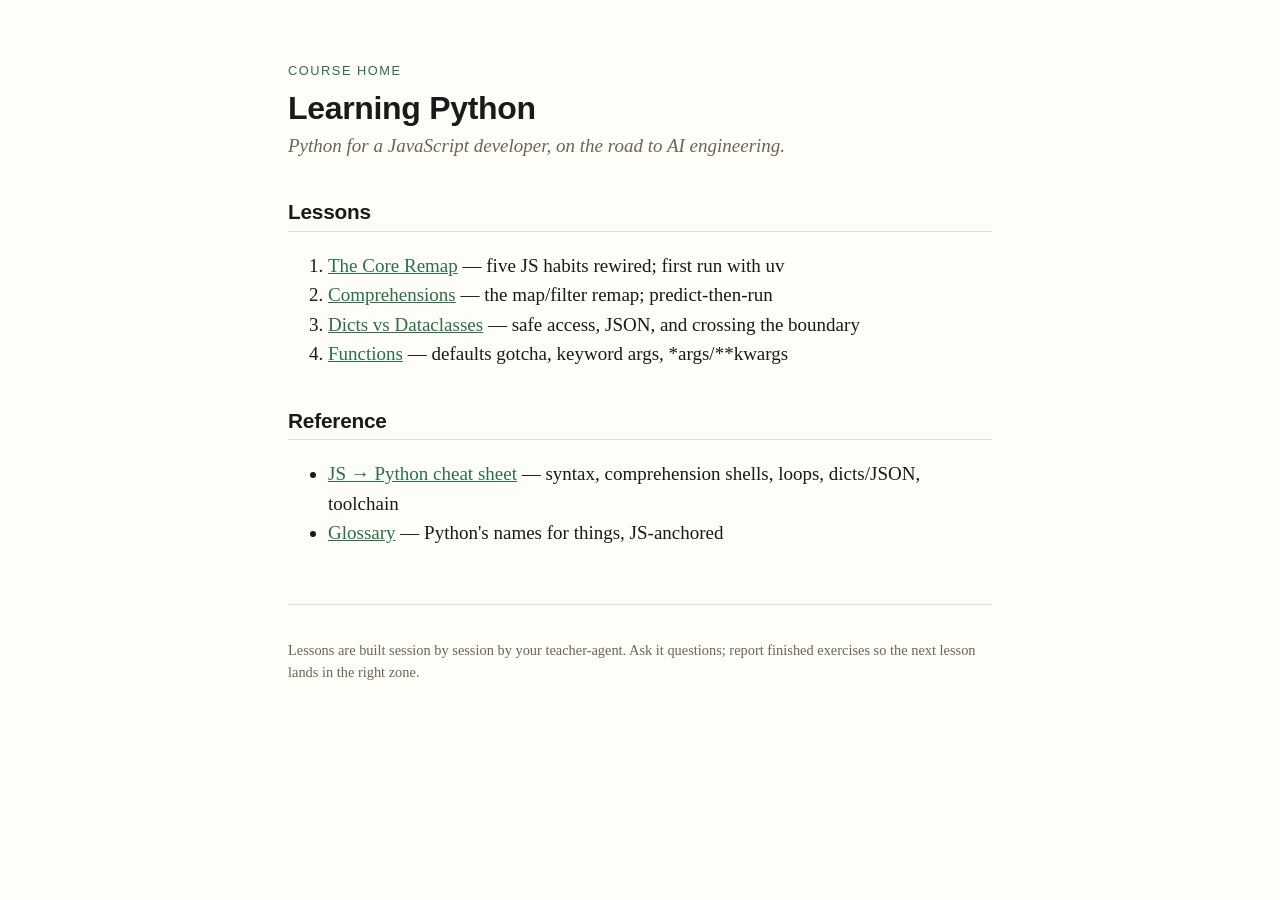
<file: index.html>
<!DOCTYPE html>
<html lang="en">
<head>
<meta charset="utf-8">
<meta name="viewport" content="width=device-width, initial-scale=1">
<title>Learning Python — Course Home</title>
<link rel="stylesheet" href="assets/course.css">
</head>
<body>
<main>
  <p class="kicker">Course home</p>
  <h1>Learning Python</h1>
  <p class="subtitle">Python for a JavaScript developer, on the road to AI engineering.</p>

  <h2>Lessons</h2>
  <ol>
    <li><a href="lessons/0001-js-to-python-core-remap.html">The Core Remap</a> — five JS habits rewired; first run with uv</li>
    <li><a href="lessons/0002-comprehensions-map-filter-remap.html">Comprehensions</a> — the map/filter remap; predict-then-run</li>
    <li><a href="lessons/0003-dicts-vs-dataclasses.html">Dicts vs Dataclasses</a> — safe access, JSON, and crossing the boundary</li>
    <li><a href="lessons/0004-functions-defaults-kwargs.html">Functions</a> — defaults gotcha, keyword args, *args/**kwargs</li>
  </ol>

  <h2>Reference</h2>
  <ul>
    <li><a href="reference/js-to-python.html">JS → Python cheat sheet</a> — syntax, comprehension shells, loops, dicts/JSON, toolchain</li>
    <li><a href="reference/glossary.html">Glossary</a> — Python's names for things, JS-anchored</li>
  </ul>

  <div class="teacher-note">
    <p>Lessons are built session by session by your teacher-agent. Ask it questions; report finished exercises so the next lesson lands in the right zone.</p>
  </div>
</main>
</body>
</html>
</file>
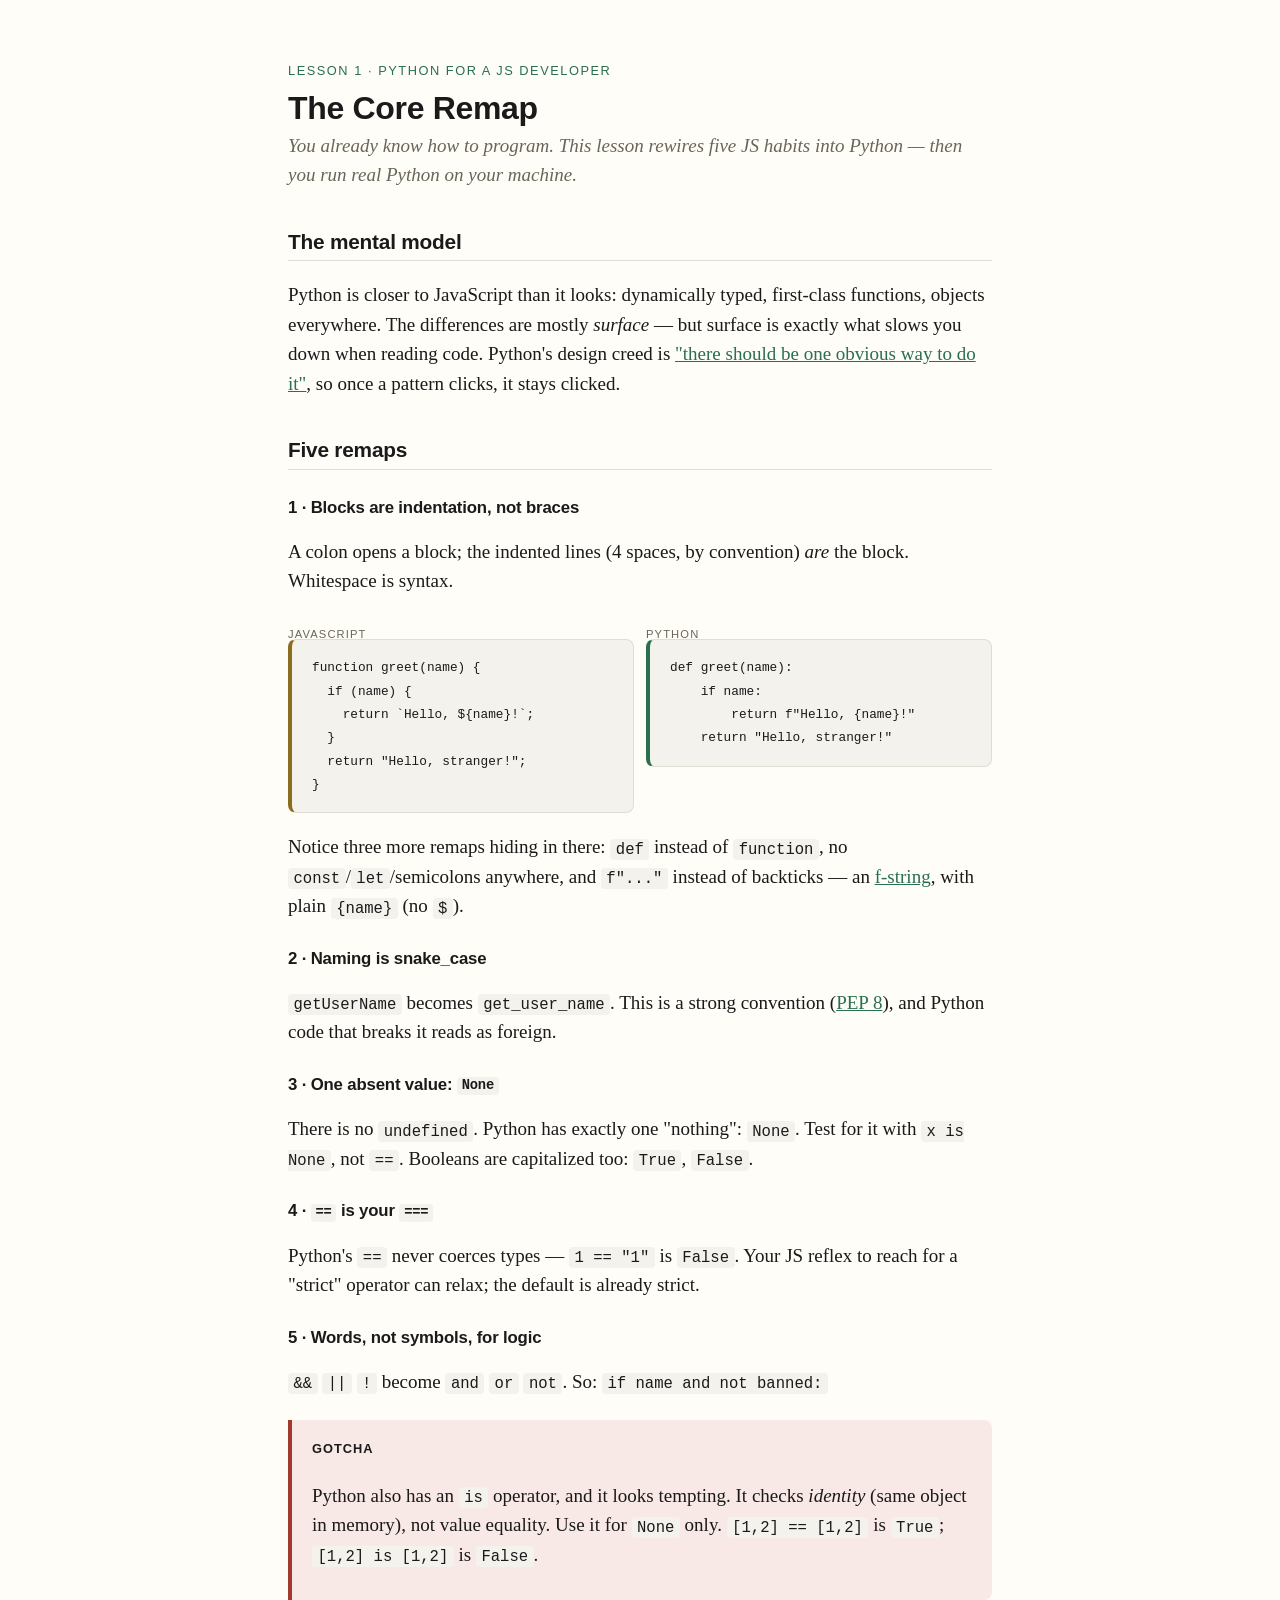
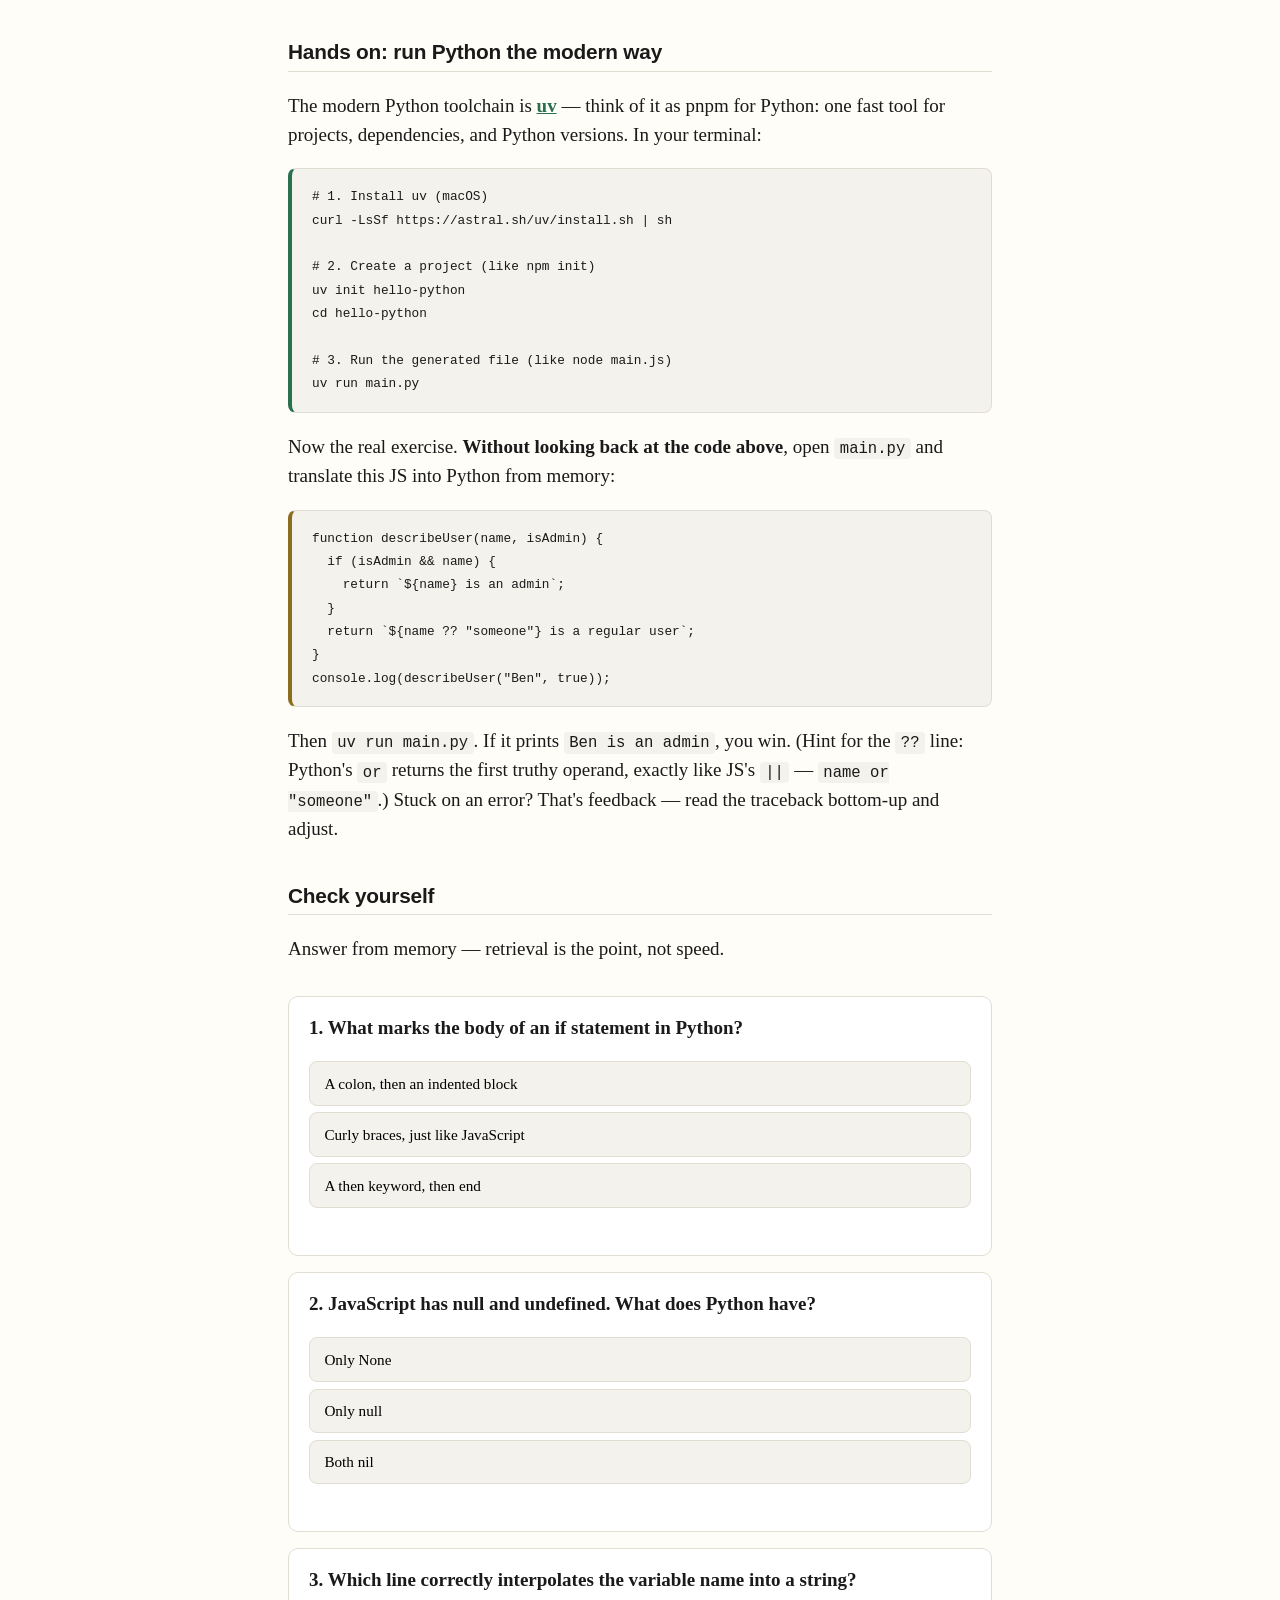
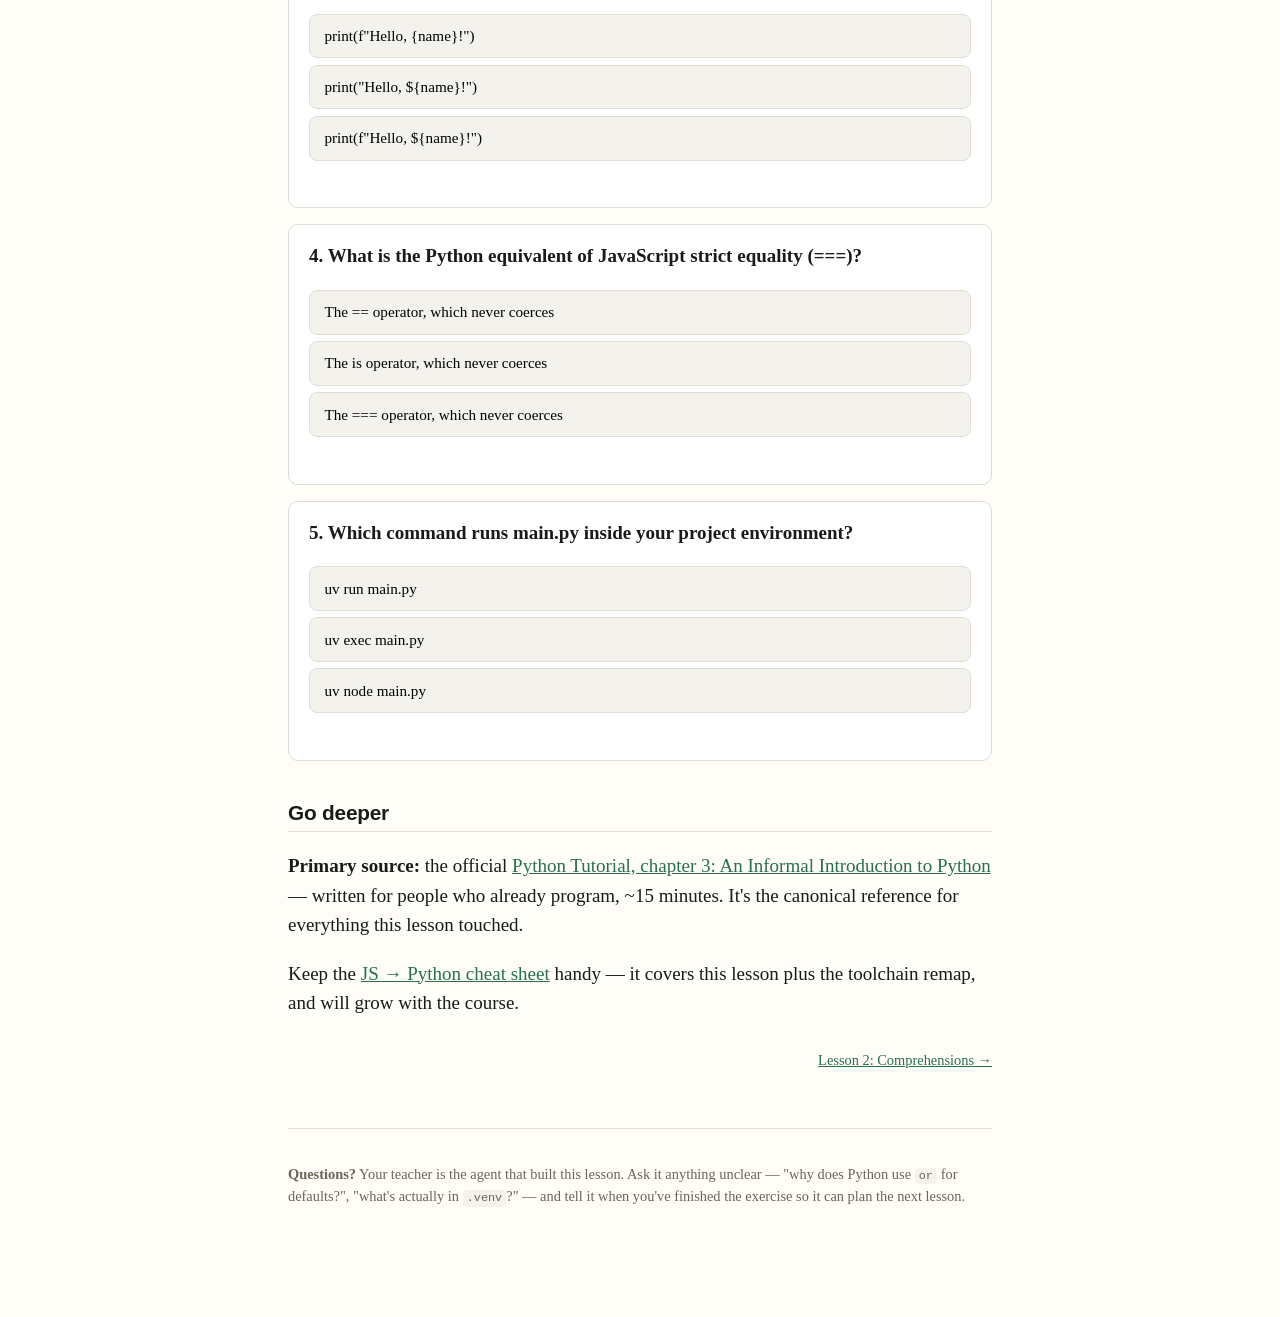
<file: lessons/0001-js-to-python-core-remap.html>
<!DOCTYPE html>
<html lang="en">
<head>
<meta charset="utf-8">
<meta name="viewport" content="width=device-width, initial-scale=1">
<title>Lesson 1 · The Core Remap: JavaScript → Python</title>
<link rel="stylesheet" href="../assets/course.css">
</head>
<body>
<main>
  <p class="kicker">Lesson 1 · Python for a JS developer</p>
  <h1>The Core Remap</h1>
  <p class="subtitle">You already know how to program. This lesson rewires five JS habits into Python — then you run real Python on your machine.</p>

  <h2>The mental model</h2>
  <p>Python is closer to JavaScript than it looks: dynamically typed, first-class functions, objects everywhere. The differences are mostly <em>surface</em> — but surface is exactly what slows you down when reading code. Python's design creed is <a href="https://peps.python.org/pep-0020/">"there should be one obvious way to do it"</a>, so once a pattern clicks, it stays clicked.</p>

  <h2>Five remaps</h2>

  <h3>1 · Blocks are indentation, not braces</h3>
  <p>A colon opens a block; the indented lines (4 spaces, by convention) <em>are</em> the block. Whitespace is syntax.</p>
  <div class="compare">
    <div>
      <p class="lang-label">JavaScript</p>
      <pre class="lang-js"><code>function greet(name) {
  if (name) {
    return `Hello, ${name}!`;
  }
  return "Hello, stranger!";
}</code></pre>
    </div>
    <div>
      <p class="lang-label">Python</p>
      <pre class="lang-py"><code>def greet(name):
    if name:
        return f"Hello, {name}!"
    return "Hello, stranger!"</code></pre>
    </div>
  </div>
  <p>Notice three more remaps hiding in there: <code>def</code> instead of <code>function</code>, no <code>const</code>/<code>let</code>/semicolons anywhere, and <code>f"..."</code> instead of backticks — an <a href="https://docs.python.org/3/tutorial/inputoutput.html#formatted-string-literals">f-string</a>, with plain <code>{name}</code> (no <code>$</code>).</p>

  <h3>2 · Naming is snake_case</h3>
  <p><code>getUserName</code> becomes <code>get_user_name</code>. This is a strong convention (<a href="https://peps.python.org/pep-0008/">PEP 8</a>), and Python code that breaks it reads as foreign.</p>

  <h3>3 · One absent value: <code>None</code></h3>
  <p>There is no <code>undefined</code>. Python has exactly one "nothing": <code>None</code>. Test for it with <code>x is None</code>, not <code>==</code>. Booleans are capitalized too: <code>True</code>, <code>False</code>.</p>

  <h3>4 · <code>==</code> is your <code>===</code></h3>
  <p>Python's <code>==</code> never coerces types — <code>1 == "1"</code> is <code>False</code>. Your JS reflex to reach for a "strict" operator can relax; the default is already strict.</p>

  <h3>5 · Words, not symbols, for logic</h3>
  <p><code>&amp;&amp;</code> <code>||</code> <code>!</code> become <code>and</code> <code>or</code> <code>not</code>. So: <code>if name and not banned:</code></p>

  <div class="callout gotcha">
    <span class="label">Gotcha</span>
    <p>Python also has an <code>is</code> operator, and it looks tempting. It checks <em>identity</em> (same object in memory), not value equality. Use it for <code>None</code> only. <code>[1,2] == [1,2]</code> is <code>True</code>; <code>[1,2] is [1,2]</code> is <code>False</code>.</p>
  </div>

  <h2>Hands on: run Python the modern way</h2>
  <p>The modern Python toolchain is <a href="https://docs.astral.sh/uv/"><strong>uv</strong></a> — think of it as pnpm for Python: one fast tool for projects, dependencies, and Python versions. In your terminal:</p>
  <pre class="lang-py"><code># 1. Install uv (macOS)
curl -LsSf https://astral.sh/uv/install.sh | sh

# 2. Create a project (like npm init)
uv init hello-python
cd hello-python

# 3. Run the generated file (like node main.js)
uv run main.py</code></pre>
  <p>Now the real exercise. <strong>Without looking back at the code above</strong>, open <code>main.py</code> and translate this JS into Python from memory:</p>
  <pre class="lang-js"><code>function describeUser(name, isAdmin) {
  if (isAdmin && name) {
    return `${name} is an admin`;
  }
  return `${name ?? "someone"} is a regular user`;
}
console.log(describeUser("Ben", true));</code></pre>
  <p>Then <code>uv run main.py</code>. If it prints <code>Ben is an admin</code>, you win. (Hint for the <code>??</code> line: Python's <code>or</code> returns the first truthy operand, exactly like JS's <code>||</code> — <code>name or "someone"</code>.) Stuck on an error? That's feedback — read the traceback bottom-up and adjust.</p>

  <h2>Check yourself</h2>
  <p>Answer from memory — retrieval is the point, not speed.</p>
  <div class="quiz" data-quiz='[
    {"prompt": "What marks the body of an if statement in Python?",
     "options": ["A colon, then an indented block", "Curly braces, just like JavaScript", "A then keyword, then end"],
     "answer": 0,
     "why": "The colon opens the block; indentation (4 spaces) defines its extent. Whitespace is syntax."},
    {"prompt": "JavaScript has null and undefined. What does Python have?",
     "options": ["Only None", "Only null", "Both nil"],
     "answer": 0,
     "why": "One absent value: None. Test for it with «x is None»."},
    {"prompt": "Which line correctly interpolates the variable name into a string?",
     "options": ["print(f\"Hello, {name}!\")", "print(\"Hello, ${name}!\")", "print(f\"Hello, ${name}!\")"],
     "answer": 0,
     "why": "The f prefix enables interpolation, and braces need no dollar sign."},
    {"prompt": "What is the Python equivalent of JavaScript strict equality (===)?",
     "options": ["The == operator, which never coerces", "The is operator, which never coerces", "The === operator, which never coerces"],
     "answer": 0,
     "why": "Python == is already strict (no coercion). «is» checks object identity — reserve it for None."},
    {"prompt": "Which command runs main.py inside your project environment?",
     "options": ["uv run main.py", "uv exec main.py", "uv node main.py"],
     "answer": 0,
     "why": "uv run executes inside the project virtual environment — the equivalent of node main.js."}
  ]'></div>

  <h2>Go deeper</h2>
  <p><strong>Primary source:</strong> the official <a href="https://docs.python.org/3/tutorial/introduction.html">Python Tutorial, chapter 3: An Informal Introduction to Python</a> — written for people who already program, ~15 minutes. It's the canonical reference for everything this lesson touched.</p>
  <p>Keep the <a href="../reference/js-to-python.html">JS → Python cheat sheet</a> handy — it covers this lesson plus the toolchain remap, and will grow with the course.</p>

  <div class="lesson-nav">
    <span></span>
    <a href="0002-comprehensions-map-filter-remap.html">Lesson 2: Comprehensions →</a>
  </div>

  <div class="teacher-note">
    <p><strong>Questions?</strong> Your teacher is the agent that built this lesson. Ask it anything unclear — "why does Python use <code>or</code> for defaults?", "what's actually in <code>.venv</code>?" — and tell it when you've finished the exercise so it can plan the next lesson.</p>
  </div>
</main>
<script src="../assets/quiz.js"></script>
</body>
</html>
</file>
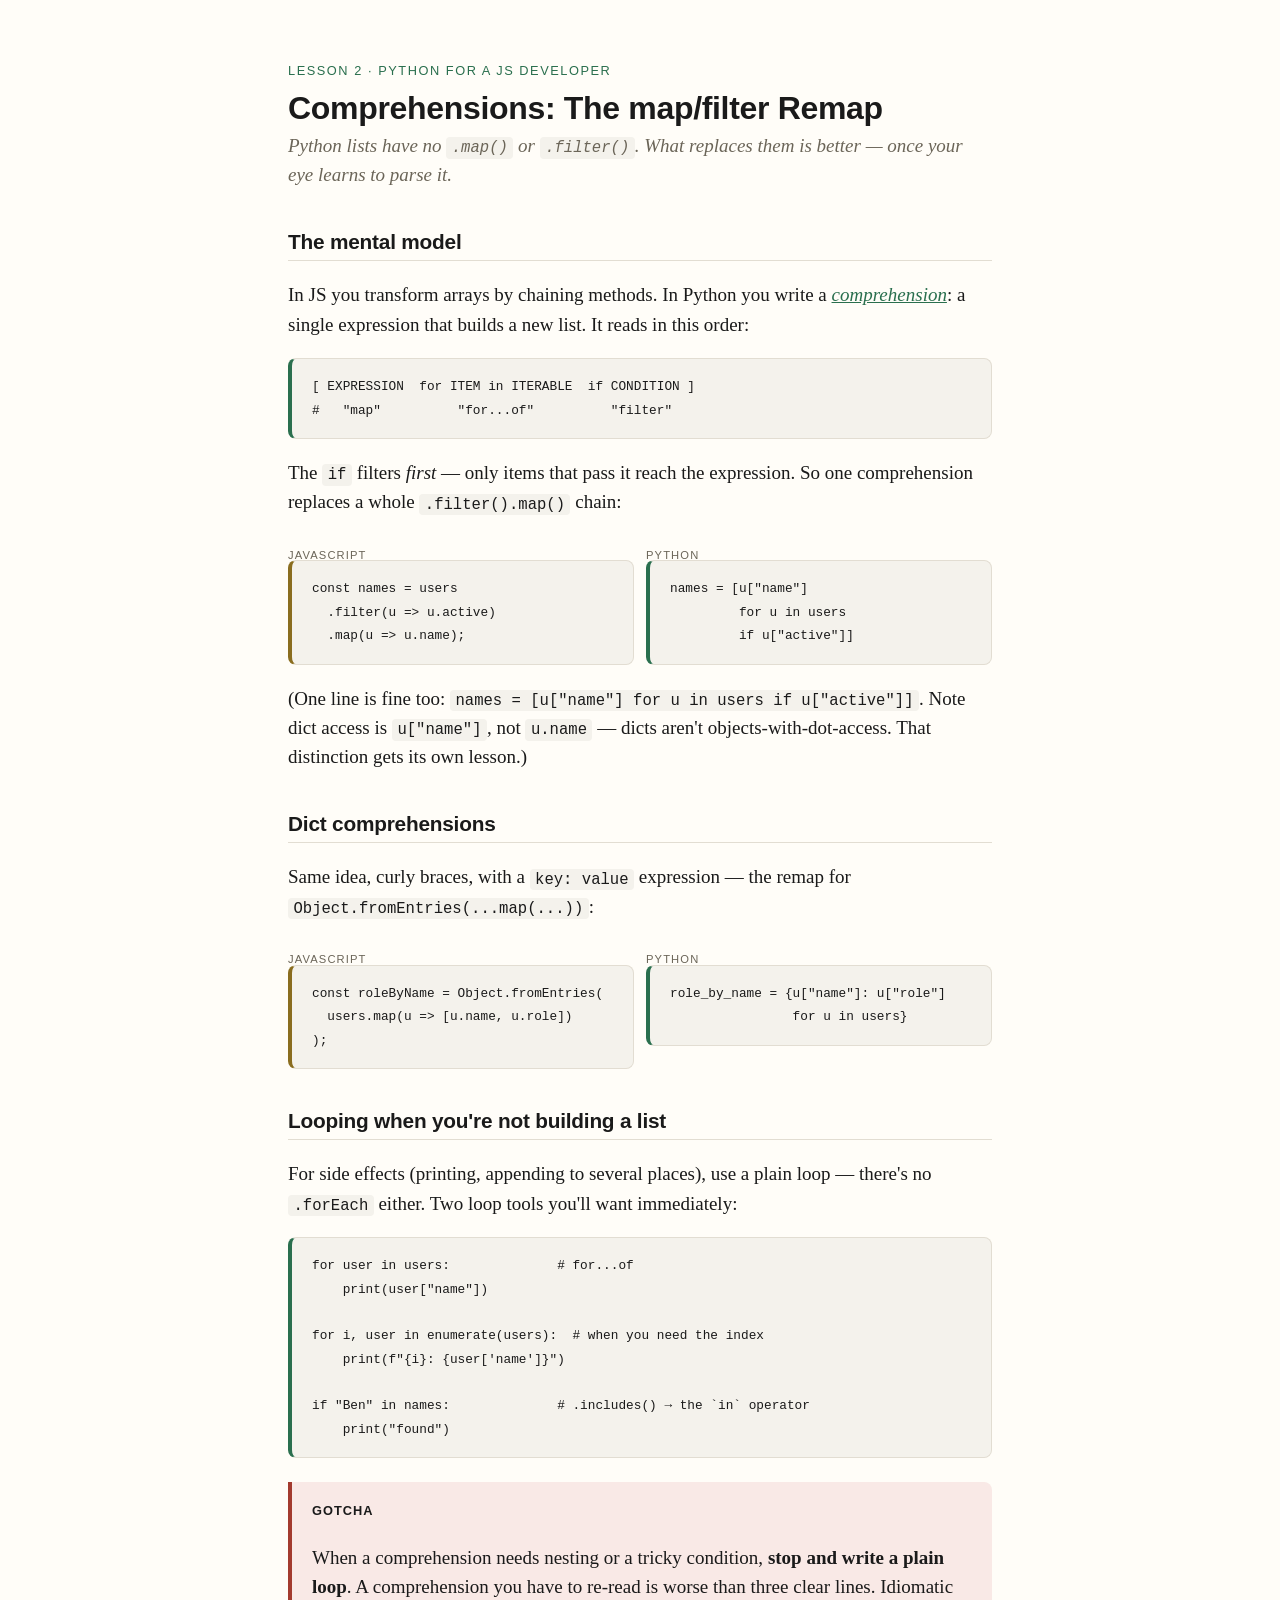
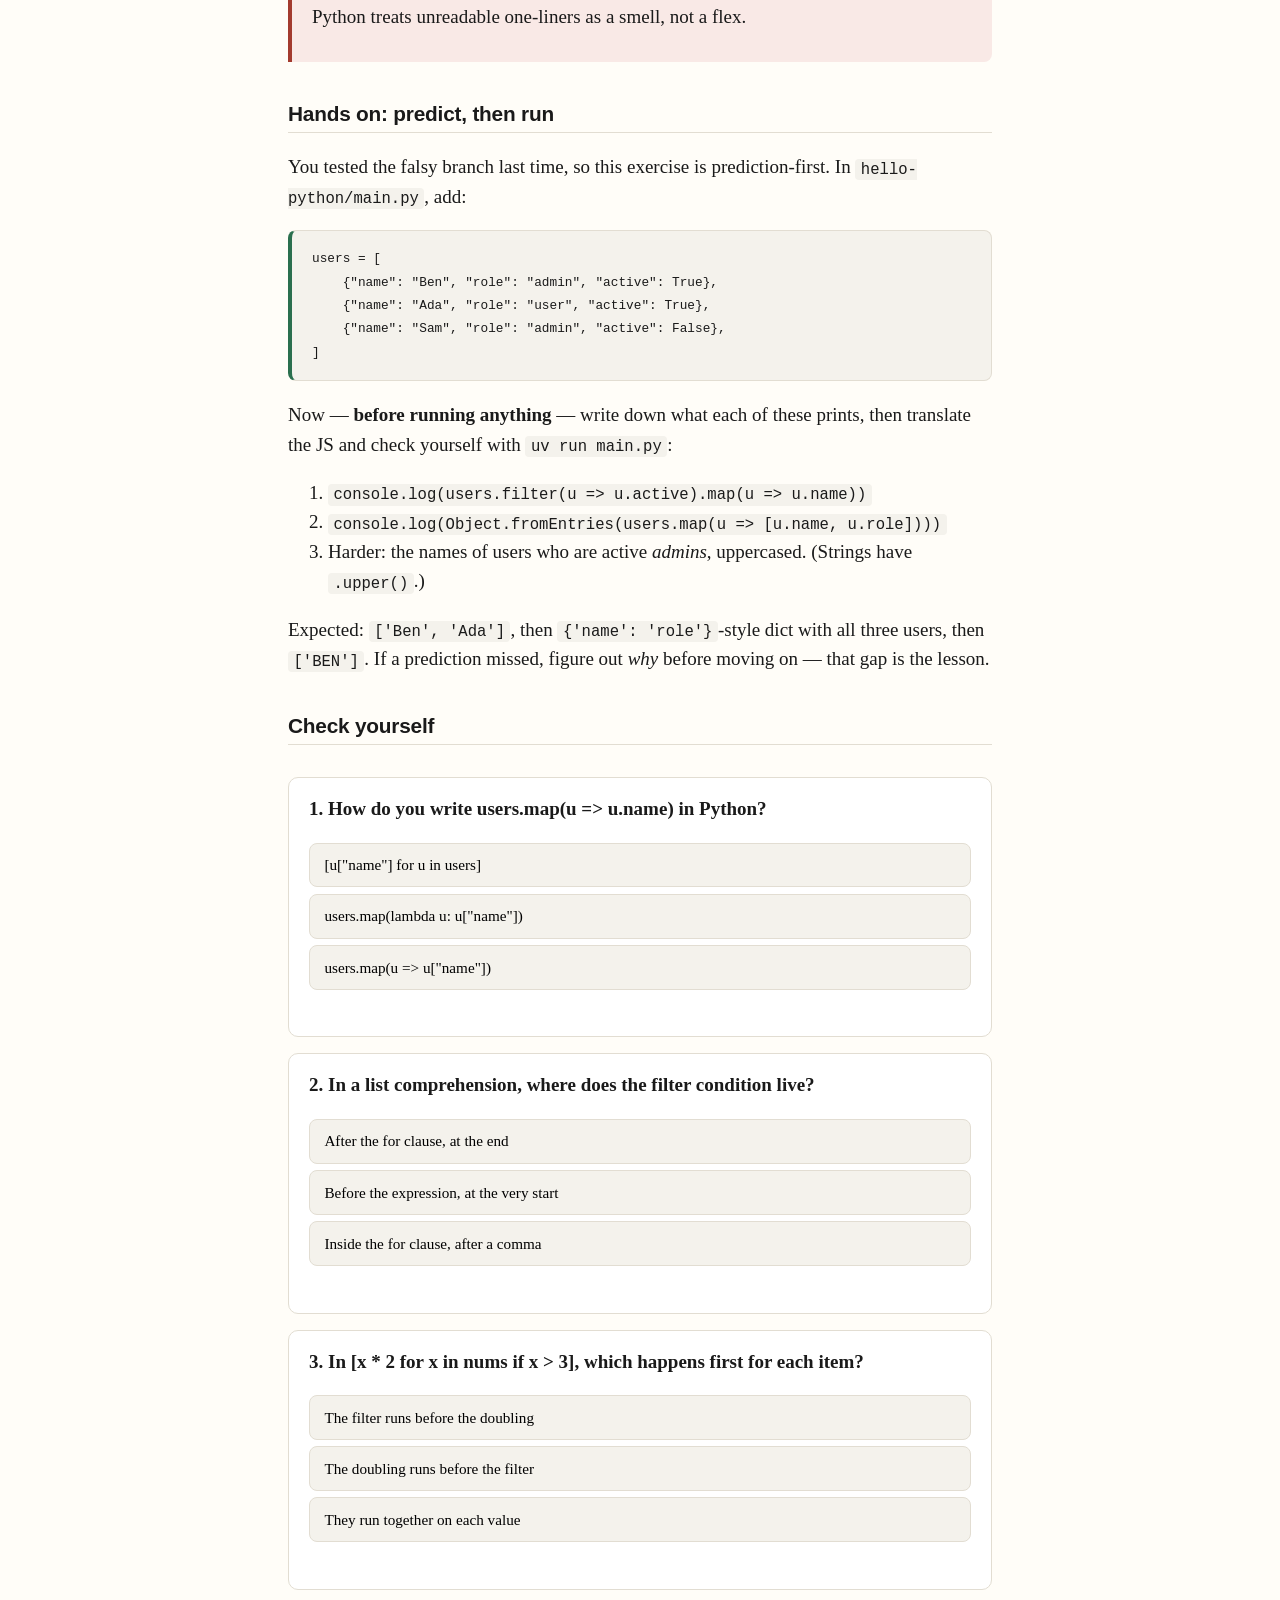
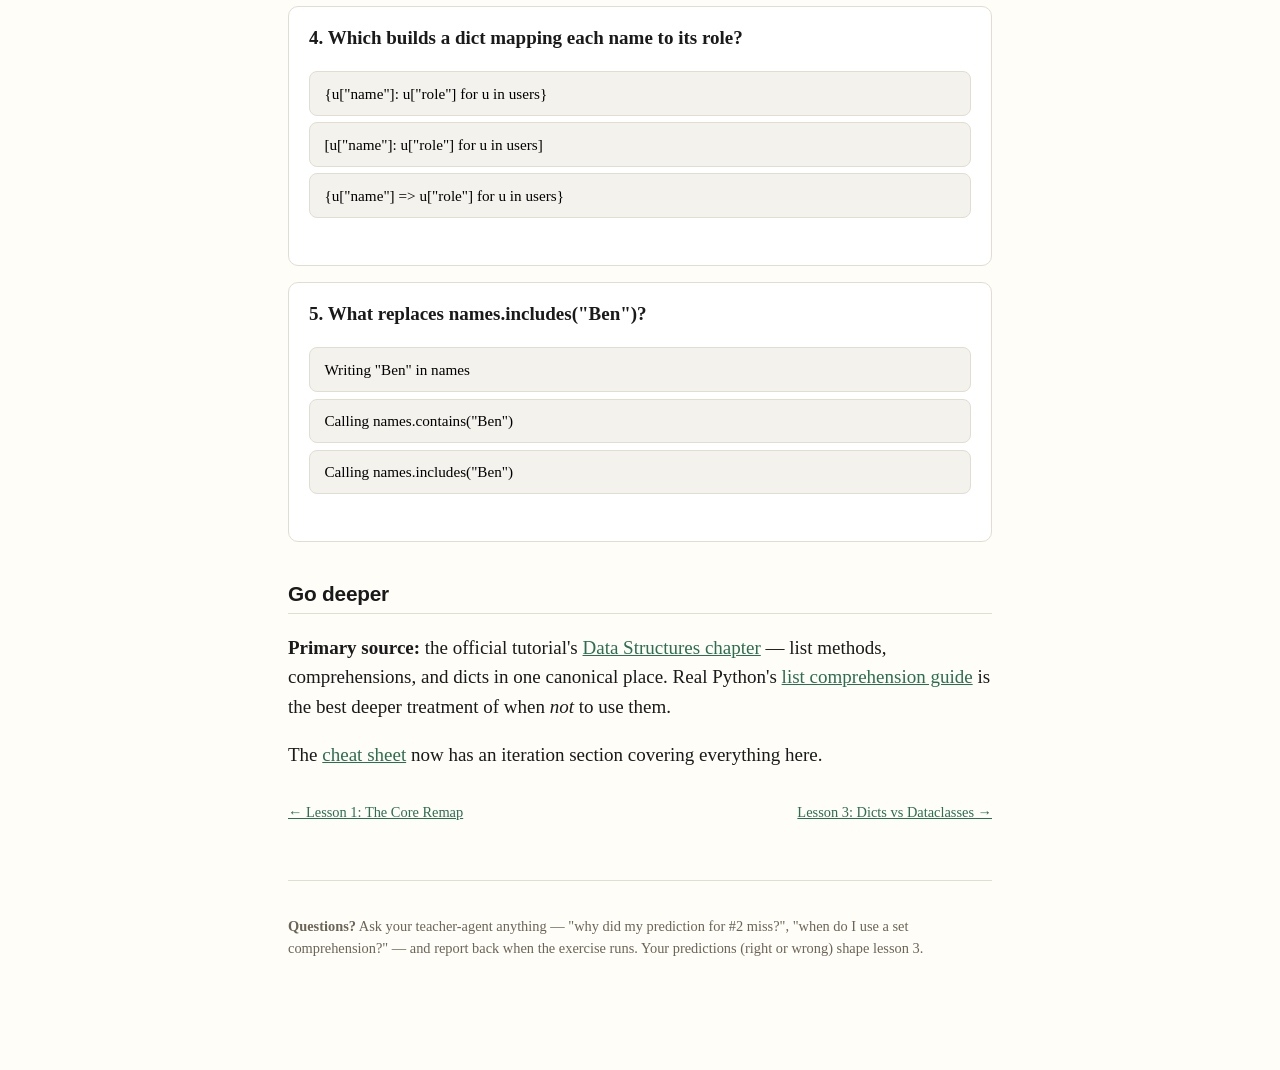
<file: lessons/0002-comprehensions-map-filter-remap.html>
<!DOCTYPE html>
<html lang="en">
<head>
<meta charset="utf-8">
<meta name="viewport" content="width=device-width, initial-scale=1">
<title>Lesson 2 · Comprehensions: The map/filter Remap</title>
<link rel="stylesheet" href="../assets/course.css">
</head>
<body>
<main>
  <p class="kicker">Lesson 2 · Python for a JS developer</p>
  <h1>Comprehensions: The map/filter Remap</h1>
  <p class="subtitle">Python lists have no <code>.map()</code> or <code>.filter()</code>. What replaces them is better — once your eye learns to parse it.</p>

  <h2>The mental model</h2>
  <p>In JS you transform arrays by chaining methods. In Python you write a <a href="https://docs.python.org/3/tutorial/datastructures.html#list-comprehensions"><em>comprehension</em></a>: a single expression that builds a new list. It reads in this order:</p>
  <pre class="lang-py"><code>[ EXPRESSION  for ITEM in ITERABLE  if CONDITION ]
#   "map"          "for...of"          "filter"</code></pre>
  <p>The <code>if</code> filters <em>first</em> — only items that pass it reach the expression. So one comprehension replaces a whole <code>.filter().map()</code> chain:</p>
  <div class="compare">
    <div>
      <p class="lang-label">JavaScript</p>
      <pre class="lang-js"><code>const names = users
  .filter(u => u.active)
  .map(u => u.name);</code></pre>
    </div>
    <div>
      <p class="lang-label">Python</p>
      <pre class="lang-py"><code>names = [u["name"]
         for u in users
         if u["active"]]</code></pre>
    </div>
  </div>
  <p>(One line is fine too: <code>names = [u["name"] for u in users if u["active"]]</code>. Note dict access is <code>u["name"]</code>, not <code>u.name</code> — dicts aren't objects-with-dot-access. That distinction gets its own lesson.)</p>

  <h2>Dict comprehensions</h2>
  <p>Same idea, curly braces, with a <code>key: value</code> expression — the remap for <code>Object.fromEntries(...map(...))</code>:</p>
  <div class="compare">
    <div>
      <p class="lang-label">JavaScript</p>
      <pre class="lang-js"><code>const roleByName = Object.fromEntries(
  users.map(u => [u.name, u.role])
);</code></pre>
    </div>
    <div>
      <p class="lang-label">Python</p>
      <pre class="lang-py"><code>role_by_name = {u["name"]: u["role"]
                for u in users}</code></pre>
    </div>
  </div>

  <h2>Looping when you're not building a list</h2>
  <p>For side effects (printing, appending to several places), use a plain loop — there's no <code>.forEach</code> either. Two loop tools you'll want immediately:</p>
  <pre class="lang-py"><code>for user in users:              # for...of
    print(user["name"])

for i, user in enumerate(users):  # when you need the index
    print(f"{i}: {user['name']}")

if "Ben" in names:              # .includes() → the `in` operator
    print("found")</code></pre>

  <div class="callout gotcha">
    <span class="label">Gotcha</span>
    <p>When a comprehension needs nesting or a tricky condition, <strong>stop and write a plain loop</strong>. A comprehension you have to re-read is worse than three clear lines. Idiomatic Python treats unreadable one-liners as a smell, not a flex.</p>
  </div>

  <h2>Hands on: predict, then run</h2>
  <p>You tested the falsy branch last time, so this exercise is prediction-first. In <code>hello-python/main.py</code>, add:</p>
  <pre class="lang-py"><code>users = [
    {"name": "Ben", "role": "admin", "active": True},
    {"name": "Ada", "role": "user", "active": True},
    {"name": "Sam", "role": "admin", "active": False},
]</code></pre>
  <p>Now — <strong>before running anything</strong> — write down what each of these prints, then translate the JS and check yourself with <code>uv run main.py</code>:</p>
  <ol>
    <li><code>console.log(users.filter(u =&gt; u.active).map(u =&gt; u.name))</code></li>
    <li><code>console.log(Object.fromEntries(users.map(u =&gt; [u.name, u.role])))</code></li>
    <li>Harder: the names of users who are active <em>admins</em>, uppercased. (Strings have <code>.upper()</code>.)</li>
  </ol>
  <p>Expected: <code>['Ben', 'Ada']</code>, then <code>{'name': 'role'}</code>-style dict with all three users, then <code>['BEN']</code>. If a prediction missed, figure out <em>why</em> before moving on — that gap is the lesson.</p>

  <h2>Check yourself</h2>
  <div class="quiz" data-quiz='[
    {"prompt": "How do you write users.map(u => u.name) in Python?",
     "options": ["[u[\"name\"] for u in users]", "users.map(lambda u: u[\"name\"])", "users.map(u => u[\"name\"])"],
     "answer": 0,
     "why": "Python lists have no .map method — the comprehension is the idiomatic transform."},
    {"prompt": "In a list comprehension, where does the filter condition live?",
     "options": ["After the for clause, at the end", "Before the expression, at the very start", "Inside the for clause, after a comma"],
     "answer": 0,
     "why": "[expression for item in iterable if condition] — expression first, filter last."},
    {"prompt": "In [x * 2 for x in nums if x > 3], which happens first for each item?",
     "options": ["The filter runs before the doubling", "The doubling runs before the filter", "They run together on each value"],
     "answer": 0,
     "why": "Only items passing the if reach the expression — filter gates, then map transforms."},
    {"prompt": "Which builds a dict mapping each name to its role?",
     "options": ["{u[\"name\"]: u[\"role\"] for u in users}", "[u[\"name\"]: u[\"role\"] for u in users]", "{u[\"name\"] => u[\"role\"] for u in users}"],
     "answer": 0,
     "why": "Curly braces plus a key: value expression make a dict comprehension."},
    {"prompt": "What replaces names.includes(\"Ben\")?",
     "options": ["Writing \"Ben\" in names", "Calling names.contains(\"Ben\")", "Calling names.includes(\"Ben\")"],
     "answer": 0,
     "why": "The in operator does membership tests on lists, dicts, strings, and sets alike."}
  ]'></div>

  <h2>Go deeper</h2>
  <p><strong>Primary source:</strong> the official tutorial's <a href="https://docs.python.org/3/tutorial/datastructures.html">Data Structures chapter</a> — list methods, comprehensions, and dicts in one canonical place. Real Python's <a href="https://realpython.com/list-comprehension-python/">list comprehension guide</a> is the best deeper treatment of when <em>not</em> to use them.</p>
  <p>The <a href="../reference/js-to-python.html">cheat sheet</a> now has an iteration section covering everything here.</p>

  <div class="lesson-nav">
    <a href="0001-js-to-python-core-remap.html">← Lesson 1: The Core Remap</a>
    <a href="0003-dicts-vs-dataclasses.html">Lesson 3: Dicts vs Dataclasses →</a>
  </div>

  <div class="teacher-note">
    <p><strong>Questions?</strong> Ask your teacher-agent anything — "why did my prediction for #2 miss?", "when do I use a set comprehension?" — and report back when the exercise runs. Your predictions (right or wrong) shape lesson 3.</p>
  </div>
</main>
<script src="../assets/quiz.js"></script>
</body>
</html>
</file>
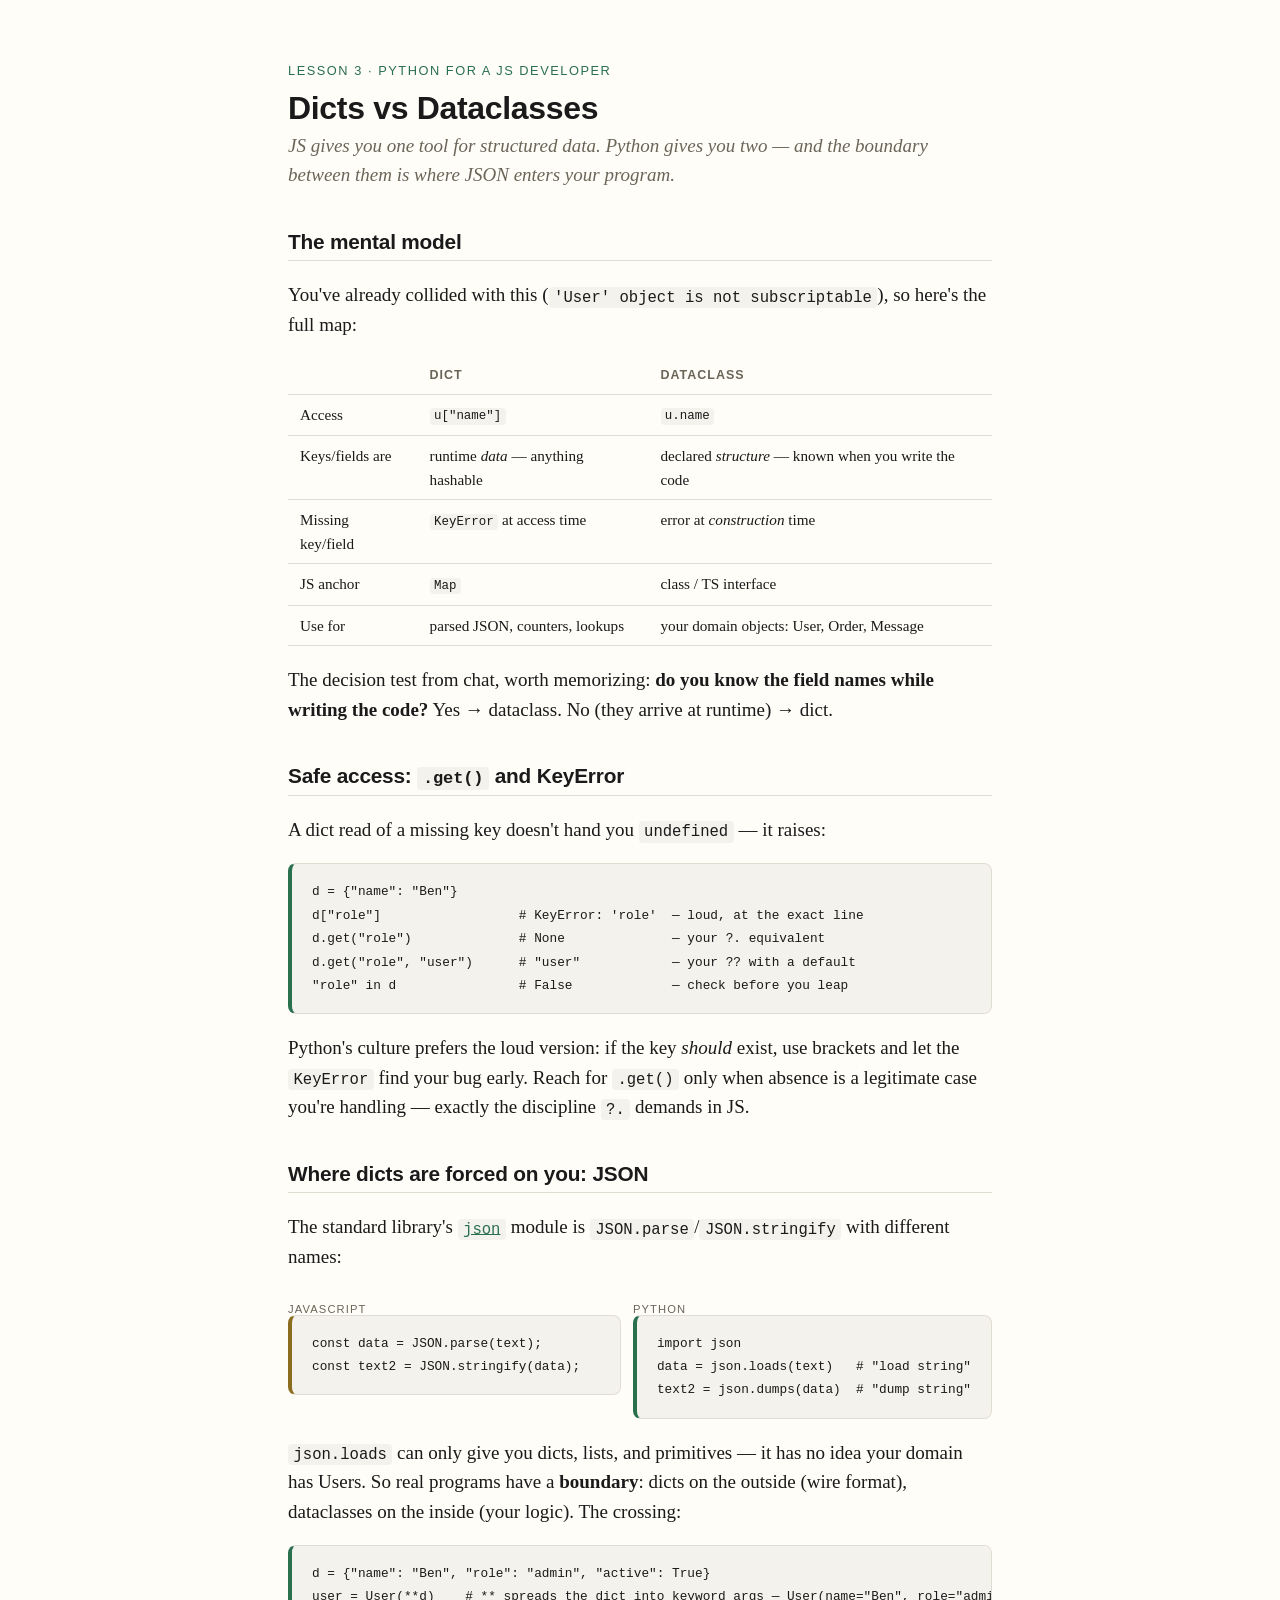
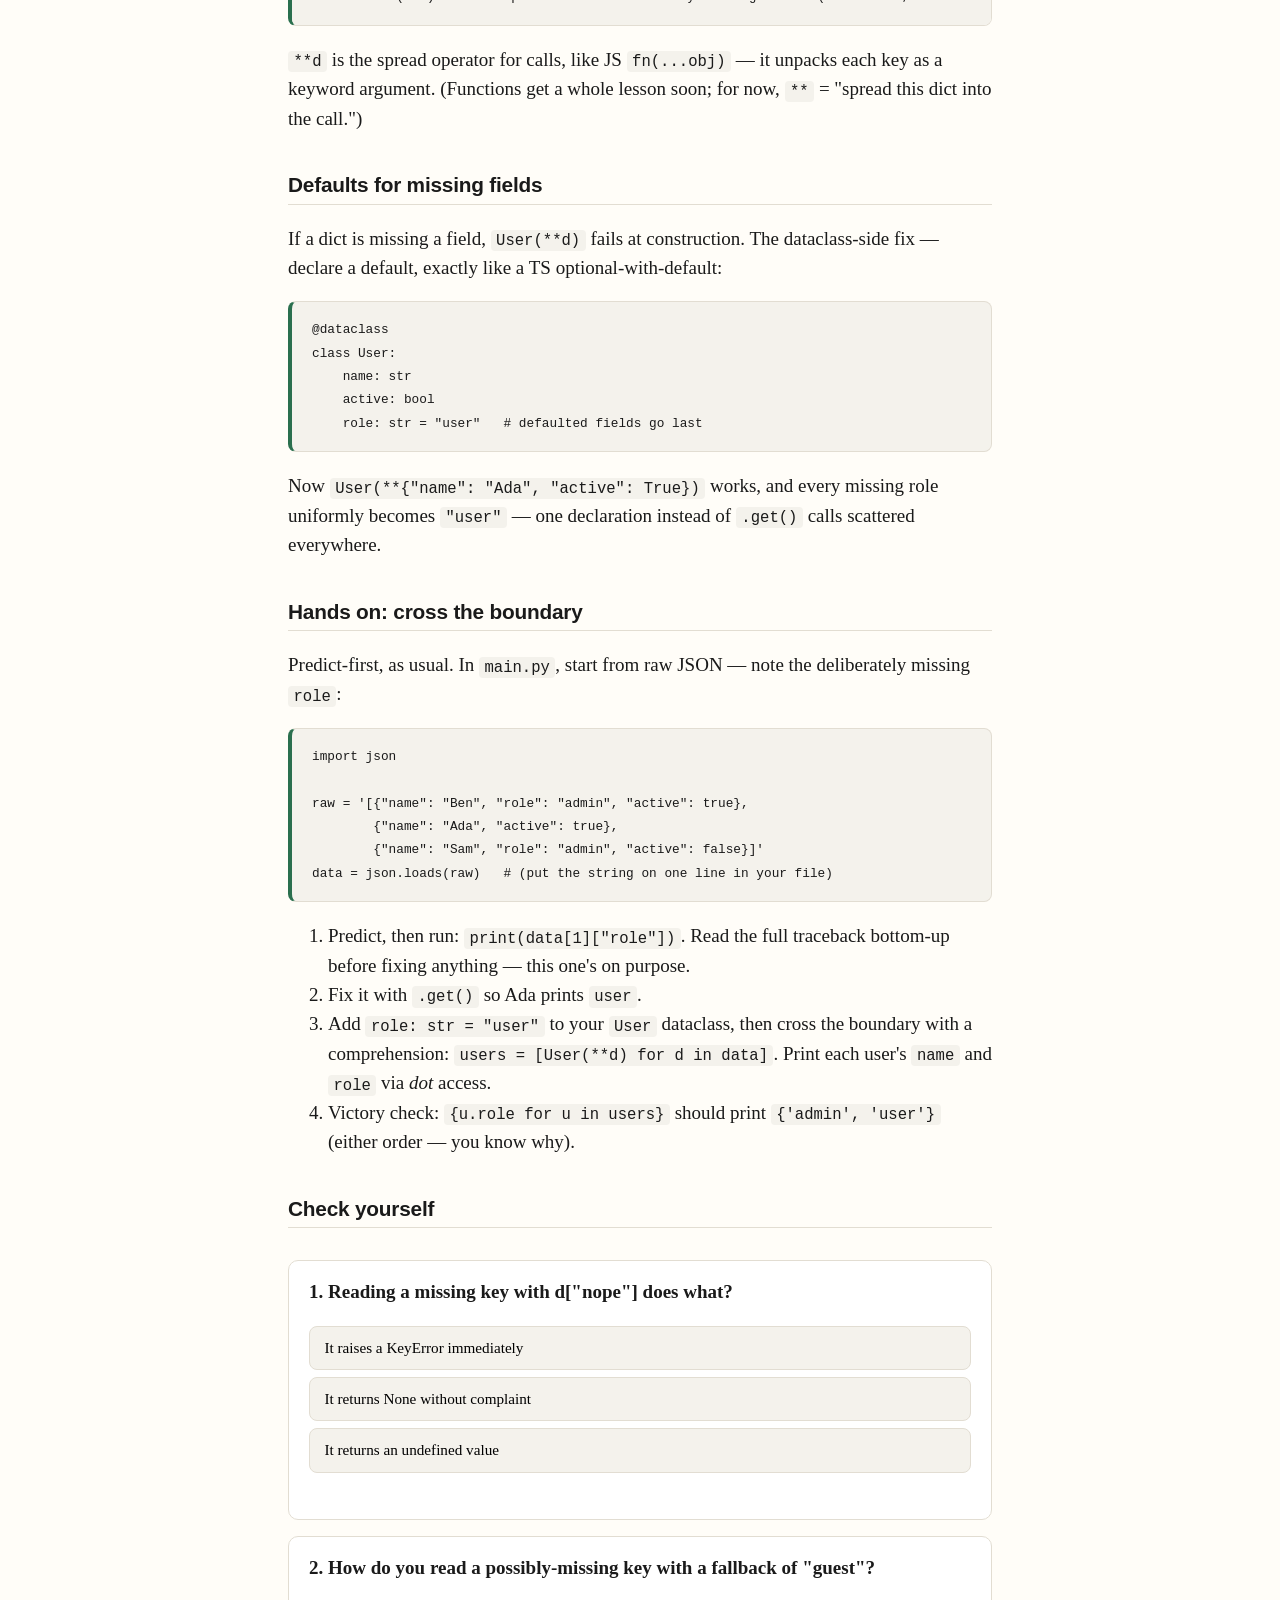
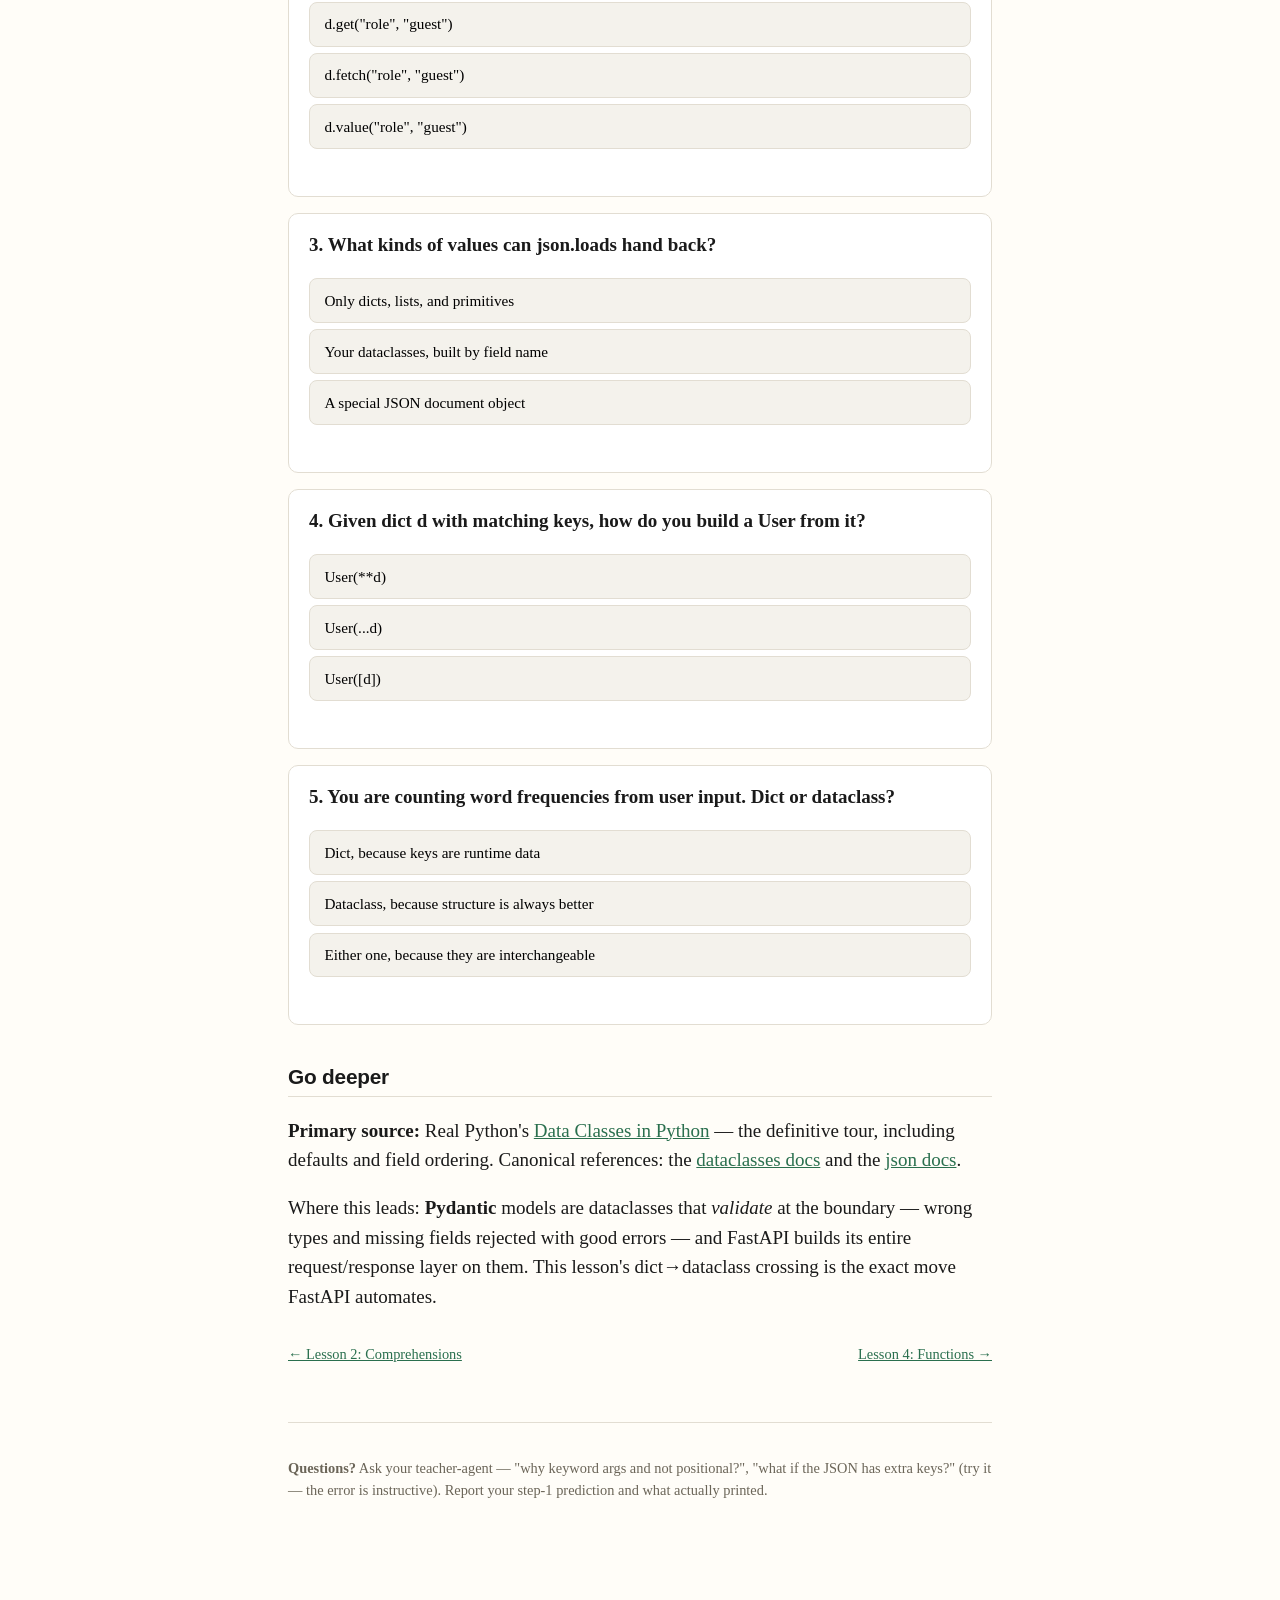
<file: lessons/0003-dicts-vs-dataclasses.html>
<!DOCTYPE html>
<html lang="en">
<head>
<meta charset="utf-8">
<meta name="viewport" content="width=device-width, initial-scale=1">
<title>Lesson 3 · Dicts vs Dataclasses</title>
<link rel="stylesheet" href="../assets/course.css">
</head>
<body>
<main>
  <p class="kicker">Lesson 3 · Python for a JS developer</p>
  <h1>Dicts vs Dataclasses</h1>
  <p class="subtitle">JS gives you one tool for structured data. Python gives you two — and the boundary between them is where JSON enters your program.</p>

  <h2>The mental model</h2>
  <p>You've already collided with this (<code>'User' object is not subscriptable</code>), so here's the full map:</p>
  <table>
    <tr><th></th><th>dict</th><th>dataclass</th></tr>
    <tr><td>Access</td><td><code>u["name"]</code></td><td><code>u.name</code></td></tr>
    <tr><td>Keys/fields are</td><td>runtime <em>data</em> — anything hashable</td><td>declared <em>structure</em> — known when you write the code</td></tr>
    <tr><td>Missing key/field</td><td><code>KeyError</code> at access time</td><td>error at <em>construction</em> time</td></tr>
    <tr><td>JS anchor</td><td><code>Map</code></td><td>class / TS interface</td></tr>
    <tr><td>Use for</td><td>parsed JSON, counters, lookups</td><td>your domain objects: User, Order, Message</td></tr>
  </table>
  <p>The decision test from chat, worth memorizing: <strong>do you know the field names while writing the code?</strong> Yes → dataclass. No (they arrive at runtime) → dict.</p>

  <h2>Safe access: <code>.get()</code> and KeyError</h2>
  <p>A dict read of a missing key doesn't hand you <code>undefined</code> — it raises:</p>
  <pre class="lang-py"><code>d = {"name": "Ben"}
d["role"]                  # KeyError: 'role'  — loud, at the exact line
d.get("role")              # None              — your ?. equivalent
d.get("role", "user")      # "user"            — your ?? with a default
"role" in d                # False             — check before you leap</code></pre>
  <p>Python's culture prefers the loud version: if the key <em>should</em> exist, use brackets and let the <code>KeyError</code> find your bug early. Reach for <code>.get()</code> only when absence is a legitimate case you're handling — exactly the discipline <code>?.</code> demands in JS.</p>

  <h2>Where dicts are forced on you: JSON</h2>
  <p>The standard library's <a href="https://docs.python.org/3/library/json.html"><code>json</code></a> module is <code>JSON.parse</code>/<code>JSON.stringify</code> with different names:</p>
  <div class="compare">
    <div>
      <p class="lang-label">JavaScript</p>
      <pre class="lang-js"><code>const data = JSON.parse(text);
const text2 = JSON.stringify(data);</code></pre>
    </div>
    <div>
      <p class="lang-label">Python</p>
      <pre class="lang-py"><code>import json
data = json.loads(text)   # "load string"
text2 = json.dumps(data)  # "dump string"</code></pre>
    </div>
  </div>
  <p><code>json.loads</code> can only give you dicts, lists, and primitives — it has no idea your domain has Users. So real programs have a <strong>boundary</strong>: dicts on the outside (wire format), dataclasses on the inside (your logic). The crossing:</p>
  <pre class="lang-py"><code>d = {"name": "Ben", "role": "admin", "active": True}
user = User(**d)    # ** spreads the dict into keyword args — User(name="Ben", role="admin", active=True)</code></pre>
  <p><code>**d</code> is the spread operator for calls, like JS <code>fn(...obj)</code> — it unpacks each key as a keyword argument. (Functions get a whole lesson soon; for now, <code>**</code> = "spread this dict into the call.")</p>

  <h2>Defaults for missing fields</h2>
  <p>If a dict is missing a field, <code>User(**d)</code> fails at construction. The dataclass-side fix — declare a default, exactly like a TS optional-with-default:</p>
  <pre class="lang-py"><code>@dataclass
class User:
    name: str
    active: bool
    role: str = "user"   # defaulted fields go last</code></pre>
  <p>Now <code>User(**{"name": "Ada", "active": True})</code> works, and every missing role uniformly becomes <code>"user"</code> — one declaration instead of <code>.get()</code> calls scattered everywhere.</p>

  <h2>Hands on: cross the boundary</h2>
  <p>Predict-first, as usual. In <code>main.py</code>, start from raw JSON — note the deliberately missing <code>role</code>:</p>
  <pre class="lang-py"><code>import json

raw = '[{"name": "Ben", "role": "admin", "active": true},
        {"name": "Ada", "active": true},
        {"name": "Sam", "role": "admin", "active": false}]'
data = json.loads(raw)   # (put the string on one line in your file)</code></pre>
  <ol>
    <li>Predict, then run: <code>print(data[1]["role"])</code>. Read the full traceback bottom-up before fixing anything — this one's on purpose.</li>
    <li>Fix it with <code>.get()</code> so Ada prints <code>user</code>.</li>
    <li>Add <code>role: str = "user"</code> to your <code>User</code> dataclass, then cross the boundary with a comprehension: <code>users = [User(**d) for d in data]</code>. Print each user's <code>name</code> and <code>role</code> via <em>dot</em> access.</li>
    <li>Victory check: <code>{u.role for u in users}</code> should print <code>{'admin', 'user'}</code> (either order — you know why).</li>
  </ol>

  <h2>Check yourself</h2>
  <div class="quiz" data-quiz='[
    {"prompt": "Reading a missing key with d[\"nope\"] does what?",
     "options": ["It raises a KeyError immediately", "It returns None without complaint", "It returns an undefined value"],
     "answer": 0,
     "why": "Bracket access is loud on purpose — the error surfaces at the exact line, not three calls later."},
    {"prompt": "How do you read a possibly-missing key with a fallback of \"guest\"?",
     "options": ["d.get(\"role\", \"guest\")", "d.fetch(\"role\", \"guest\")", "d.value(\"role\", \"guest\")"],
     "answer": 0,
     "why": ".get returns None or your fallback instead of raising — the ?? of dicts."},
    {"prompt": "What kinds of values can json.loads hand back?",
     "options": ["Only dicts, lists, and primitives", "Your dataclasses, built by field name", "A special JSON document object"],
     "answer": 0,
     "why": "JSON parsing knows nothing about your domain — converting dicts to dataclasses is your job, at the boundary."},
    {"prompt": "Given dict d with matching keys, how do you build a User from it?",
     "options": ["User(**d)", "User(...d)", "User([d])"],
     "answer": 0,
     "why": "** spreads each key as a keyword argument — the call-site spread, like fn(...obj) in JS."},
    {"prompt": "You are counting word frequencies from user input. Dict or dataclass?",
     "options": ["Dict, because keys are runtime data", "Dataclass, because structure is always better", "Either one, because they are interchangeable"],
     "answer": 0,
     "why": "The words are not known when you write the code — that is the dict test, passed."}
  ]'></div>

  <h2>Go deeper</h2>
  <p><strong>Primary source:</strong> Real Python's <a href="https://realpython.com/python-data-classes/">Data Classes in Python</a> — the definitive tour, including defaults and field ordering. Canonical references: the <a href="https://docs.python.org/3/library/dataclasses.html">dataclasses docs</a> and the <a href="https://docs.python.org/3/library/json.html">json docs</a>.</p>
  <p>Where this leads: <strong>Pydantic</strong> models are dataclasses that <em>validate</em> at the boundary — wrong types and missing fields rejected with good errors — and FastAPI builds its entire request/response layer on them. This lesson's dict→dataclass crossing is the exact move FastAPI automates.</p>

  <div class="lesson-nav">
    <a href="0002-comprehensions-map-filter-remap.html">← Lesson 2: Comprehensions</a>
    <a href="0004-functions-defaults-kwargs.html">Lesson 4: Functions →</a>
  </div>

  <div class="teacher-note">
    <p><strong>Questions?</strong> Ask your teacher-agent — "why keyword args and not positional?", "what if the JSON has extra keys?" (try it — the error is instructive). Report your step-1 prediction and what actually printed.</p>
  </div>
</main>
<script src="../assets/quiz.js"></script>
</body>
</html>
</file>
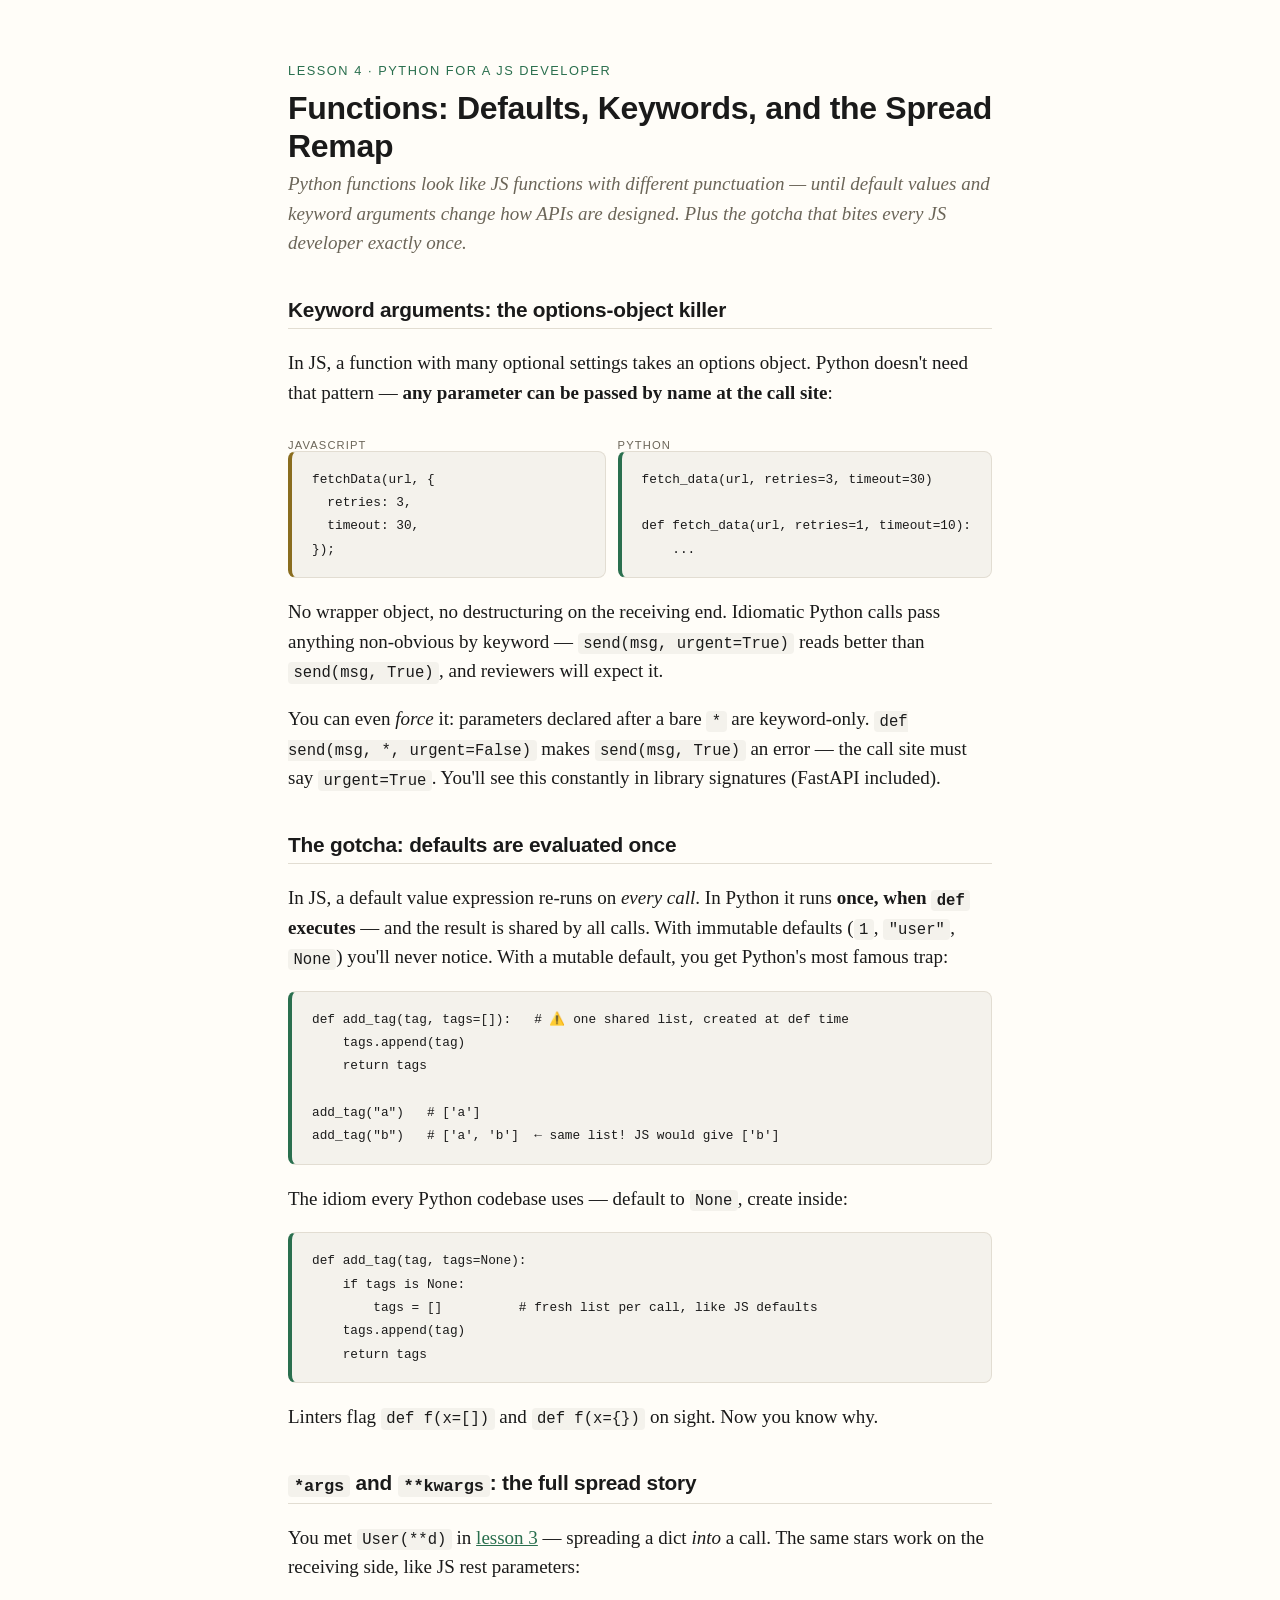
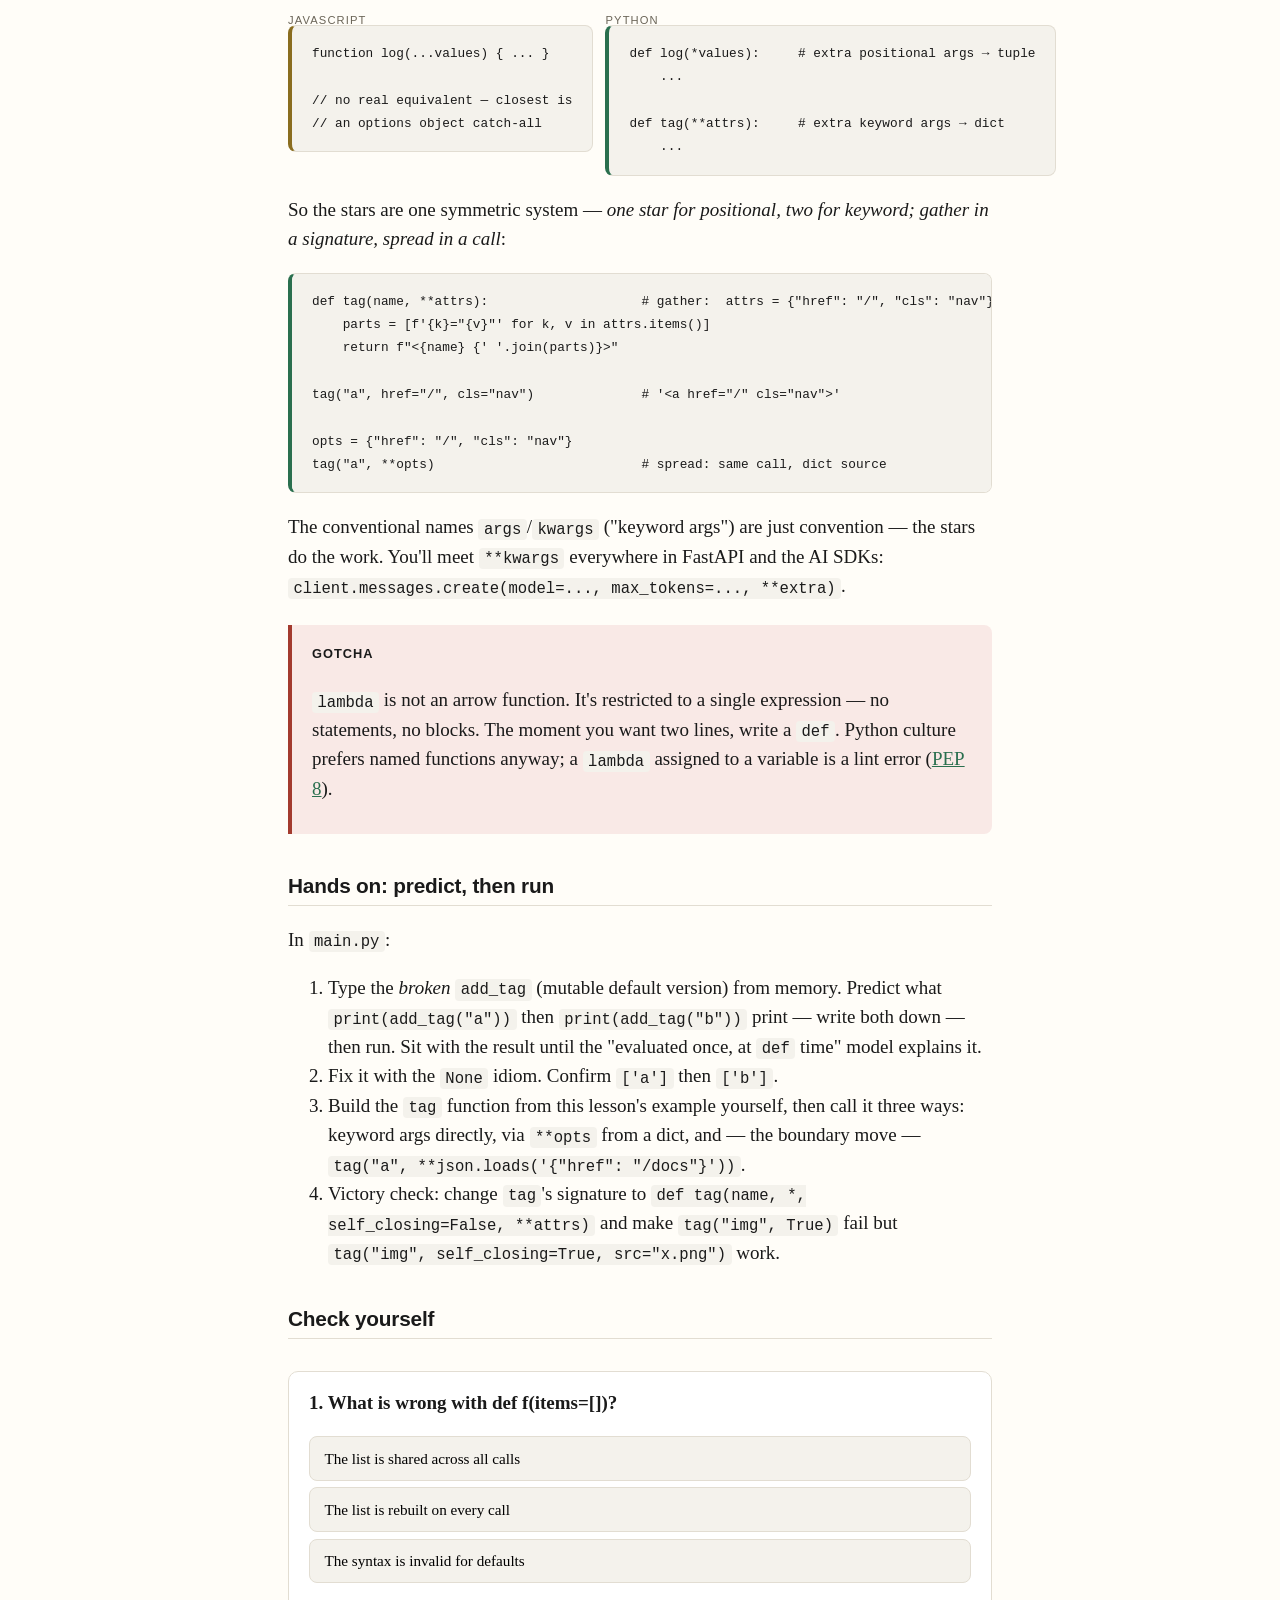
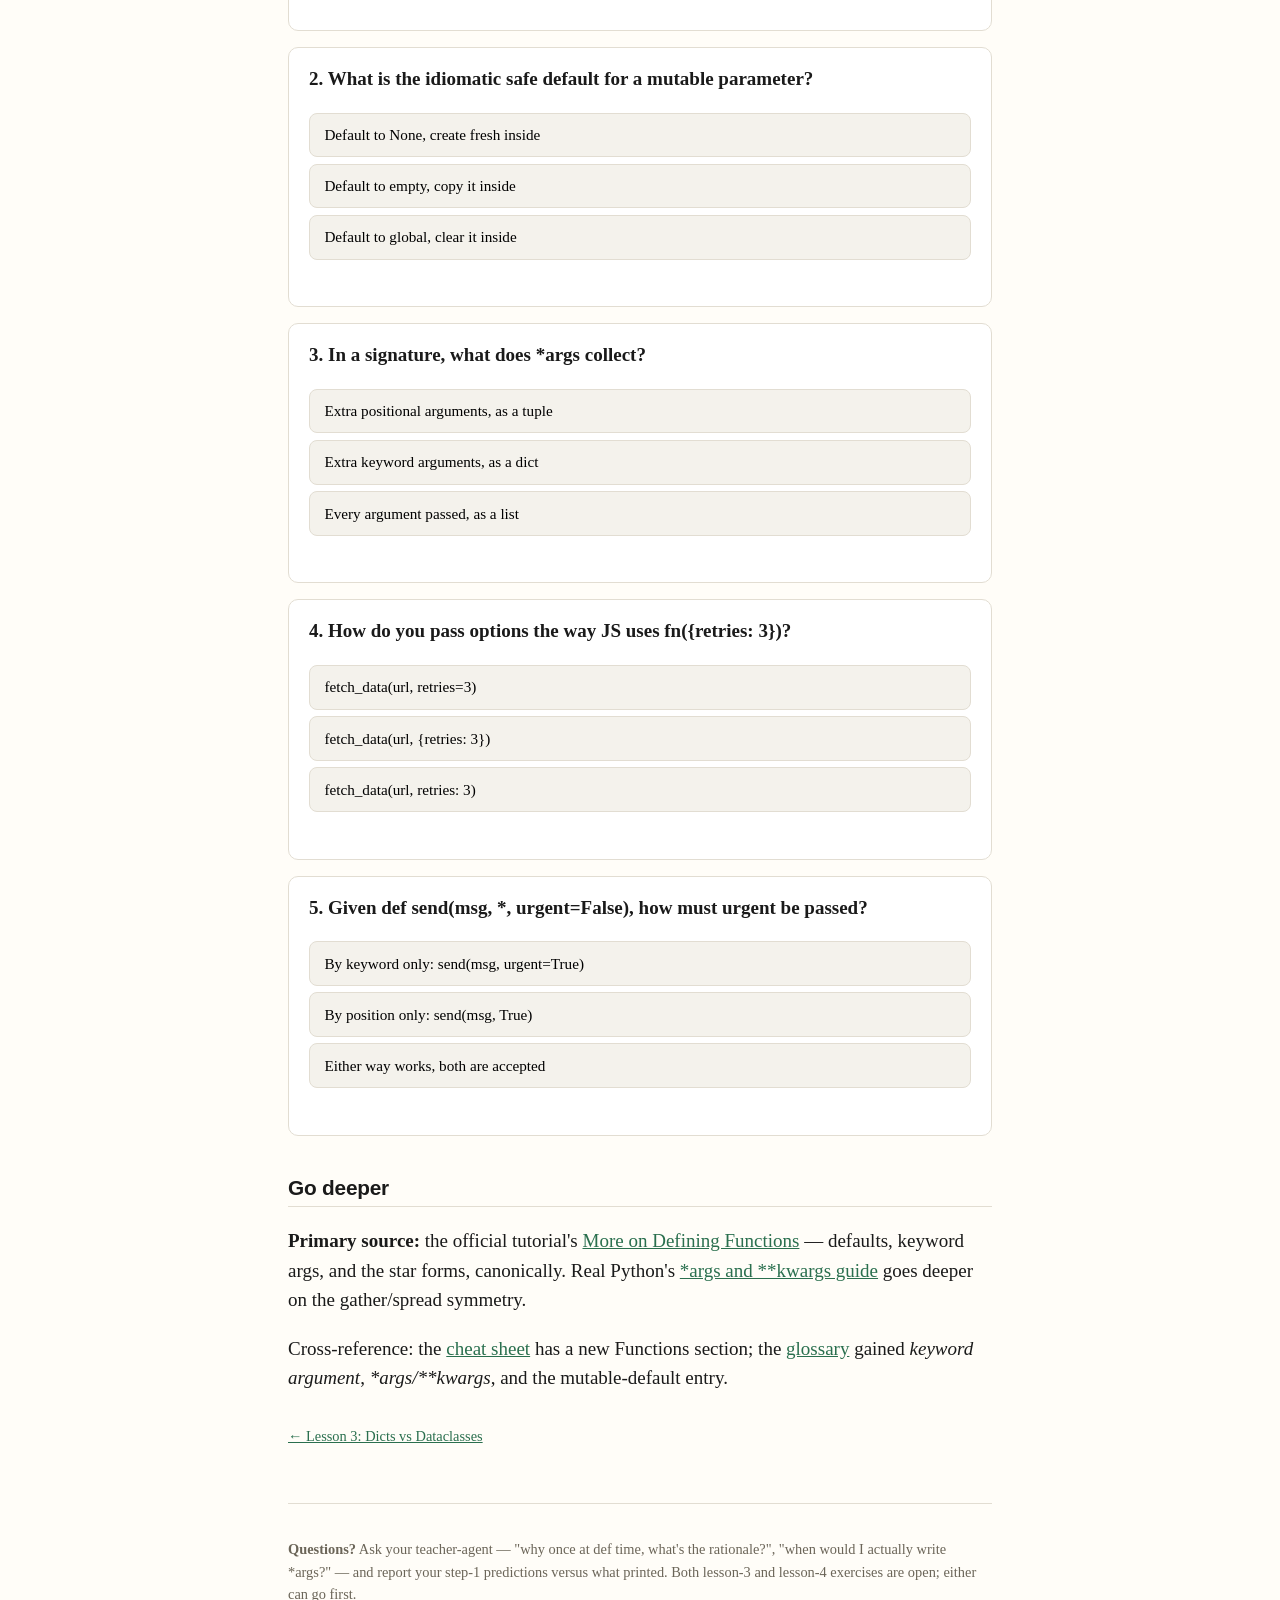
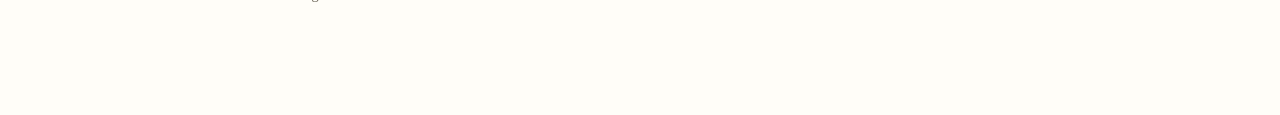
<file: lessons/0004-functions-defaults-kwargs.html>
<!DOCTYPE html>
<html lang="en">
<head>
<meta charset="utf-8">
<meta name="viewport" content="width=device-width, initial-scale=1">
<title>Lesson 4 · Functions: Defaults, Keywords, and the Spread Remap</title>
<link rel="stylesheet" href="../assets/course.css">
</head>
<body>
<main>
  <p class="kicker">Lesson 4 · Python for a JS developer</p>
  <h1>Functions: Defaults, Keywords, and the Spread Remap</h1>
  <p class="subtitle">Python functions look like JS functions with different punctuation — until default values and keyword arguments change how APIs are designed. Plus the gotcha that bites every JS developer exactly once.</p>

  <h2>Keyword arguments: the options-object killer</h2>
  <p>In JS, a function with many optional settings takes an options object. Python doesn't need that pattern — <strong>any parameter can be passed by name at the call site</strong>:</p>
  <div class="compare">
    <div>
      <p class="lang-label">JavaScript</p>
      <pre class="lang-js"><code>fetchData(url, {
  retries: 3,
  timeout: 30,
});</code></pre>
    </div>
    <div>
      <p class="lang-label">Python</p>
      <pre class="lang-py"><code>fetch_data(url, retries=3, timeout=30)

def fetch_data(url, retries=1, timeout=10):
    ...</code></pre>
    </div>
  </div>
  <p>No wrapper object, no destructuring on the receiving end. Idiomatic Python calls pass anything non-obvious by keyword — <code>send(msg, urgent=True)</code> reads better than <code>send(msg, True)</code>, and reviewers will expect it.</p>
  <p>You can even <em>force</em> it: parameters declared after a bare <code>*</code> are keyword-only. <code>def send(msg, *, urgent=False)</code> makes <code>send(msg, True)</code> an error — the call site must say <code>urgent=True</code>. You'll see this constantly in library signatures (FastAPI included).</p>

  <h2>The gotcha: defaults are evaluated once</h2>
  <p>In JS, a default value expression re-runs on <em>every call</em>. In Python it runs <strong>once, when <code>def</code> executes</strong> — and the result is shared by all calls. With immutable defaults (<code>1</code>, <code>"user"</code>, <code>None</code>) you'll never notice. With a mutable default, you get Python's most famous trap:</p>
  <pre class="lang-py"><code>def add_tag(tag, tags=[]):   # ⚠️ one shared list, created at def time
    tags.append(tag)
    return tags

add_tag("a")   # ['a']
add_tag("b")   # ['a', 'b']  ← same list! JS would give ['b']</code></pre>
  <p>The idiom every Python codebase uses — default to <code>None</code>, create inside:</p>
  <pre class="lang-py"><code>def add_tag(tag, tags=None):
    if tags is None:
        tags = []          # fresh list per call, like JS defaults
    tags.append(tag)
    return tags</code></pre>
  <p>Linters flag <code>def f(x=[])</code> and <code>def f(x={})</code> on sight. Now you know why.</p>

  <h2><code>*args</code> and <code>**kwargs</code>: the full spread story</h2>
  <p>You met <code>User(**d)</code> in <a href="0003-dicts-vs-dataclasses.html">lesson 3</a> — spreading a dict <em>into</em> a call. The same stars work on the receiving side, like JS rest parameters:</p>
  <div class="compare">
    <div>
      <p class="lang-label">JavaScript</p>
      <pre class="lang-js"><code>function log(...values) { ... }

// no real equivalent — closest is
// an options object catch-all</code></pre>
    </div>
    <div>
      <p class="lang-label">Python</p>
      <pre class="lang-py"><code>def log(*values):     # extra positional args → tuple
    ...

def tag(**attrs):     # extra keyword args → dict
    ...</code></pre>
    </div>
  </div>
  <p>So the stars are one symmetric system — <em>one star for positional, two for keyword; gather in a signature, spread in a call</em>:</p>
  <pre class="lang-py"><code>def tag(name, **attrs):                    # gather:  attrs = {"href": "/", "cls": "nav"}
    parts = [f'{k}="{v}"' for k, v in attrs.items()]
    return f"&lt;{name} {' '.join(parts)}&gt;"

tag("a", href="/", cls="nav")              # '&lt;a href="/" cls="nav"&gt;'

opts = {"href": "/", "cls": "nav"}
tag("a", **opts)                           # spread: same call, dict source</code></pre>
  <p>The conventional names <code>args</code>/<code>kwargs</code> ("keyword args") are just convention — the stars do the work. You'll meet <code>**kwargs</code> everywhere in FastAPI and the AI SDKs: <code>client.messages.create(model=..., max_tokens=..., **extra)</code>.</p>

  <div class="callout gotcha">
    <span class="label">Gotcha</span>
    <p><code>lambda</code> is not an arrow function. It's restricted to a single expression — no statements, no blocks. The moment you want two lines, write a <code>def</code>. Python culture prefers named functions anyway; a <code>lambda</code> assigned to a variable is a lint error (<a href="https://peps.python.org/pep-0008/#programming-recommendations">PEP 8</a>).</p>
  </div>

  <h2>Hands on: predict, then run</h2>
  <p>In <code>main.py</code>:</p>
  <ol>
    <li>Type the <em>broken</em> <code>add_tag</code> (mutable default version) from memory. Predict what <code>print(add_tag("a"))</code> then <code>print(add_tag("b"))</code> print — write both down — then run. Sit with the result until the "evaluated once, at <code>def</code> time" model explains it.</li>
    <li>Fix it with the <code>None</code> idiom. Confirm <code>['a']</code> then <code>['b']</code>.</li>
    <li>Build the <code>tag</code> function from this lesson's example yourself, then call it three ways: keyword args directly, via <code>**opts</code> from a dict, and — the boundary move — <code>tag("a", **json.loads('{"href": "/docs"}'))</code>.</li>
    <li>Victory check: change <code>tag</code>'s signature to <code>def tag(name, *, self_closing=False, **attrs)</code> and make <code>tag("img", True)</code> fail but <code>tag("img", self_closing=True, src="x.png")</code> work.</li>
  </ol>

  <h2>Check yourself</h2>
  <div class="quiz" data-quiz='[
    {"prompt": "What is wrong with def f(items=[])?",
     "options": ["The list is shared across all calls", "The list is rebuilt on every call", "The syntax is invalid for defaults"],
     "answer": 0,
     "why": "Defaults evaluate once, at def time — every call without the arg mutates the same list."},
    {"prompt": "What is the idiomatic safe default for a mutable parameter?",
     "options": ["Default to None, create fresh inside", "Default to empty, copy it inside", "Default to global, clear it inside"],
     "answer": 0,
     "why": "tags=None plus «if tags is None: tags = []» gives a fresh object per call."},
    {"prompt": "In a signature, what does *args collect?",
     "options": ["Extra positional arguments, as a tuple", "Extra keyword arguments, as a dict", "Every argument passed, as a list"],
     "answer": 0,
     "why": "One star gathers positionals into a tuple; two stars (**kwargs) gather keywords into a dict."},
    {"prompt": "How do you pass options the way JS uses fn({retries: 3})?",
     "options": ["fetch_data(url, retries=3)", "fetch_data(url, {retries: 3})", "fetch_data(url, retries: 3)"],
     "answer": 0,
     "why": "Keyword arguments replace the options-object pattern — no wrapper dict needed."},
    {"prompt": "Given def send(msg, *, urgent=False), how must urgent be passed?",
     "options": ["By keyword only: send(msg, urgent=True)", "By position only: send(msg, True)", "Either way works, both are accepted"],
     "answer": 0,
     "why": "Parameters after a bare * are keyword-only — positional passing raises a TypeError."}
  ]'></div>

  <h2>Go deeper</h2>
  <p><strong>Primary source:</strong> the official tutorial's <a href="https://docs.python.org/3/tutorial/controlflow.html#more-on-defining-functions">More on Defining Functions</a> — defaults, keyword args, and the star forms, canonically. Real Python's <a href="https://realpython.com/python-kwargs-and-args/">*args and **kwargs guide</a> goes deeper on the gather/spread symmetry.</p>
  <p>Cross-reference: the <a href="../reference/js-to-python.html">cheat sheet</a> has a new Functions section; the <a href="../reference/glossary.html">glossary</a> gained <em>keyword argument</em>, <em>*args/**kwargs</em>, and the mutable-default entry.</p>

  <div class="lesson-nav">
    <a href="0003-dicts-vs-dataclasses.html">← Lesson 3: Dicts vs Dataclasses</a>
  </div>

  <div class="teacher-note">
    <p><strong>Questions?</strong> Ask your teacher-agent — "why once at def time, what's the rationale?", "when would I actually write *args?" — and report your step-1 predictions versus what printed. Both lesson-3 and lesson-4 exercises are open; either can go first.</p>
  </div>
</main>
<script src="../assets/quiz.js"></script>
</body>
</html>
</file>
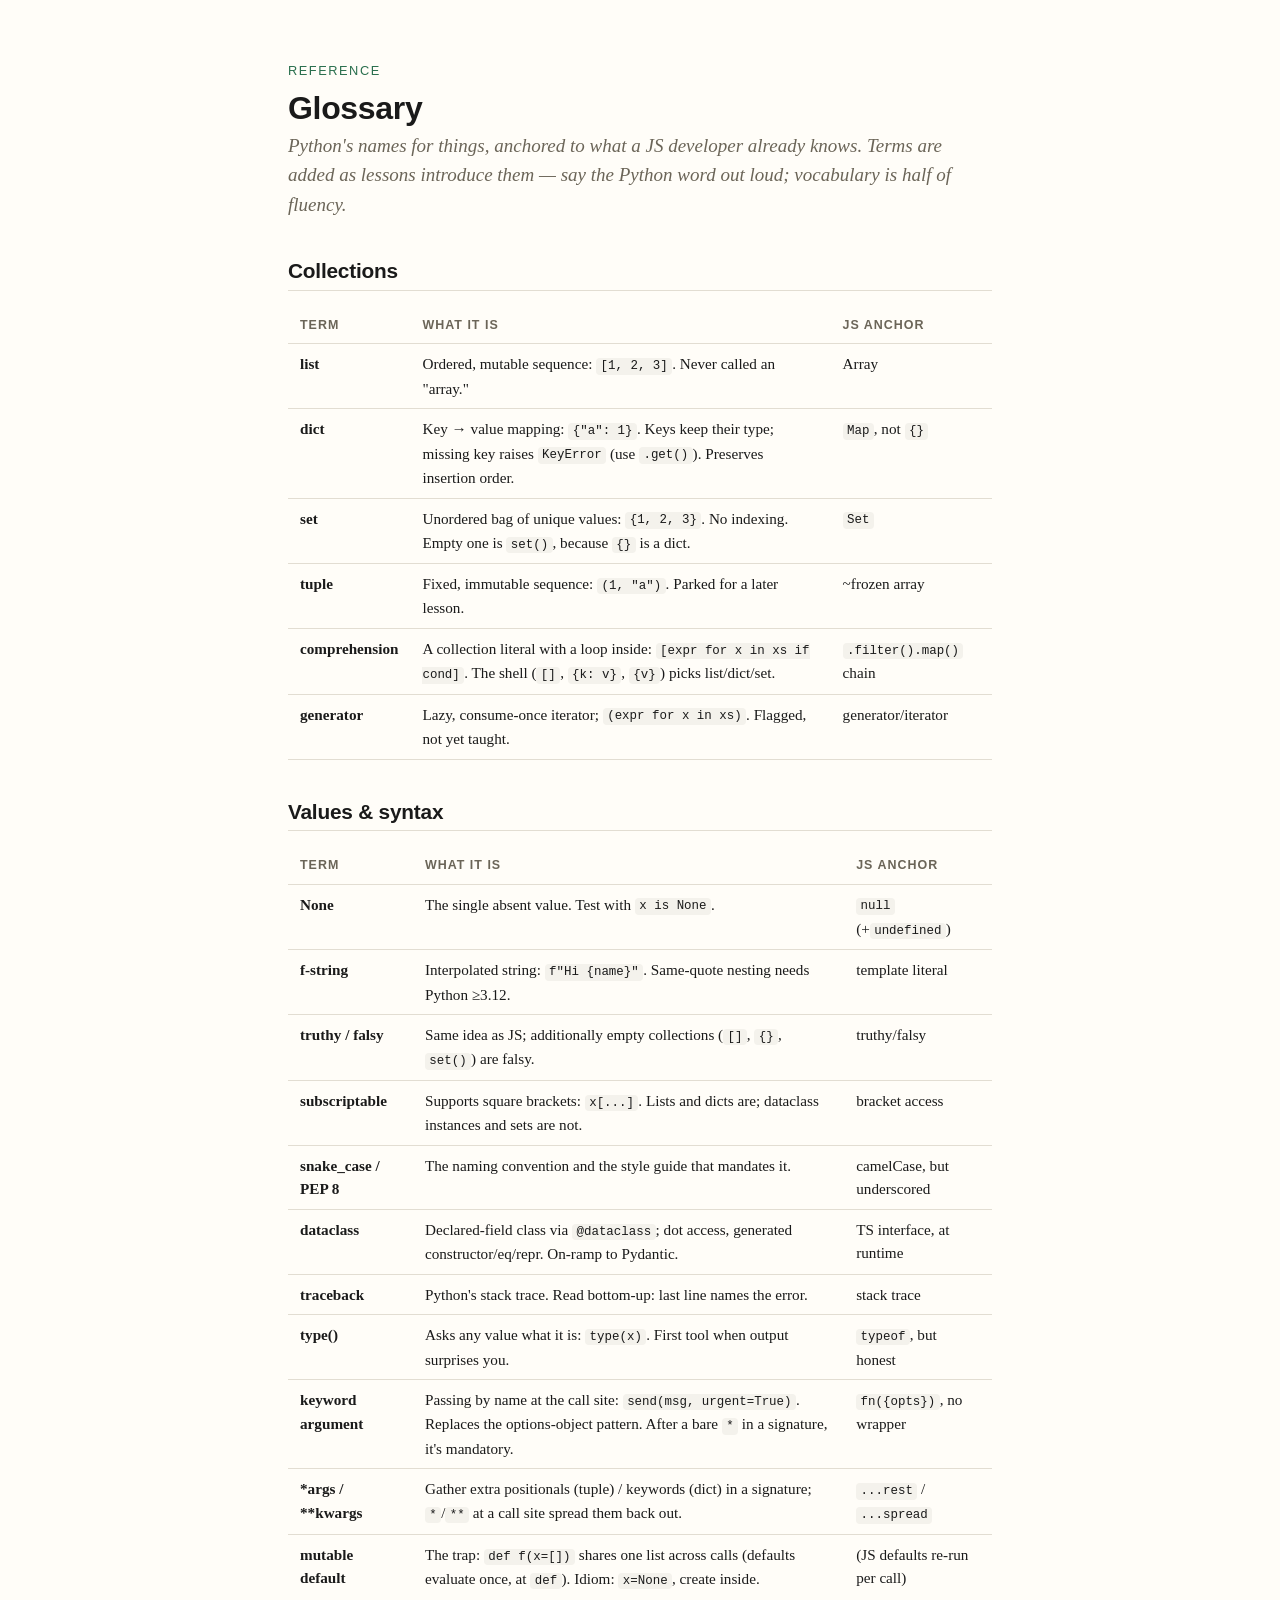
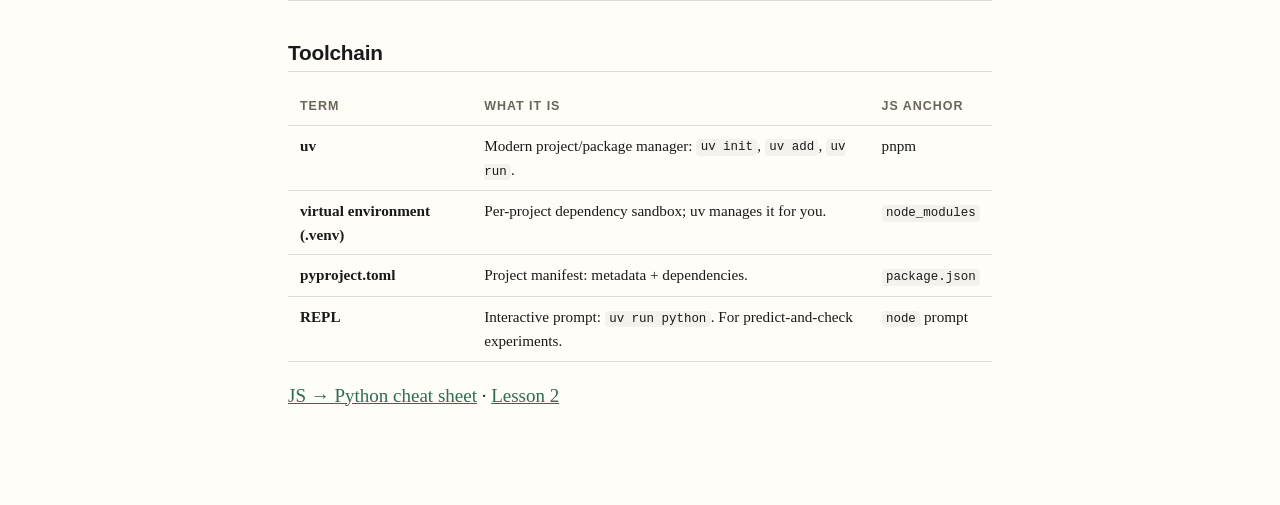
<file: reference/glossary.html>
<!DOCTYPE html>
<html lang="en">
<head>
<meta charset="utf-8">
<meta name="viewport" content="width=device-width, initial-scale=1">
<title>Python Glossary (JS-anchored)</title>
<link rel="stylesheet" href="../assets/course.css">
</head>
<body>
<main>
  <p class="kicker">Reference</p>
  <h1>Glossary</h1>
  <p class="subtitle">Python's names for things, anchored to what a JS developer already knows. Terms are added as lessons introduce them — say the Python word out loud; vocabulary is half of fluency.</p>

  <h2>Collections</h2>
  <table>
    <tr><th>Term</th><th>What it is</th><th>JS anchor</th></tr>
    <tr><td><strong>list</strong></td><td>Ordered, mutable sequence: <code>[1, 2, 3]</code>. Never called an "array."</td><td>Array</td></tr>
    <tr><td><strong>dict</strong></td><td>Key → value mapping: <code>{"a": 1}</code>. Keys keep their type; missing key raises <code>KeyError</code> (use <code>.get()</code>). Preserves insertion order.</td><td><code>Map</code>, not <code>{}</code></td></tr>
    <tr><td><strong>set</strong></td><td>Unordered bag of unique values: <code>{1, 2, 3}</code>. No indexing. Empty one is <code>set()</code>, because <code>{}</code> is a dict.</td><td><code>Set</code></td></tr>
    <tr><td><strong>tuple</strong></td><td>Fixed, immutable sequence: <code>(1, "a")</code>. Parked for a later lesson.</td><td>~frozen array</td></tr>
    <tr><td><strong>comprehension</strong></td><td>A collection literal with a loop inside: <code>[expr for x in xs if cond]</code>. The shell (<code>[]</code>, <code>{k: v}</code>, <code>{v}</code>) picks list/dict/set.</td><td><code>.filter().map()</code> chain</td></tr>
    <tr><td><strong>generator</strong></td><td>Lazy, consume-once iterator; <code>(expr for x in xs)</code>. Flagged, not yet taught.</td><td>generator/iterator</td></tr>
  </table>

  <h2>Values &amp; syntax</h2>
  <table>
    <tr><th>Term</th><th>What it is</th><th>JS anchor</th></tr>
    <tr><td><strong>None</strong></td><td>The single absent value. Test with <code>x is None</code>.</td><td><code>null</code> (+<code>undefined</code>)</td></tr>
    <tr><td><strong>f-string</strong></td><td>Interpolated string: <code>f"Hi {name}"</code>. Same-quote nesting needs Python ≥3.12.</td><td>template literal</td></tr>
    <tr><td><strong>truthy / falsy</strong></td><td>Same idea as JS; additionally empty collections (<code>[]</code>, <code>{}</code>, <code>set()</code>) are falsy.</td><td>truthy/falsy</td></tr>
    <tr><td><strong>subscriptable</strong></td><td>Supports square brackets: <code>x[...]</code>. Lists and dicts are; dataclass instances and sets are not.</td><td>bracket access</td></tr>
    <tr><td><strong>snake_case / PEP 8</strong></td><td>The naming convention and the style guide that mandates it.</td><td>camelCase, but underscored</td></tr>
    <tr><td><strong>dataclass</strong></td><td>Declared-field class via <code>@dataclass</code>; dot access, generated constructor/eq/repr. On-ramp to Pydantic.</td><td>TS interface, at runtime</td></tr>
    <tr><td><strong>traceback</strong></td><td>Python's stack trace. Read bottom-up: last line names the error.</td><td>stack trace</td></tr>
    <tr><td><strong>type()</strong></td><td>Asks any value what it is: <code>type(x)</code>. First tool when output surprises you.</td><td><code>typeof</code>, but honest</td></tr>
    <tr><td><strong>keyword argument</strong></td><td>Passing by name at the call site: <code>send(msg, urgent=True)</code>. Replaces the options-object pattern. After a bare <code>*</code> in a signature, it's mandatory.</td><td><code>fn({opts})</code>, no wrapper</td></tr>
    <tr><td><strong>*args / **kwargs</strong></td><td>Gather extra positionals (tuple) / keywords (dict) in a signature; <code>*</code>/<code>**</code> at a call site spread them back out.</td><td><code>...rest</code> / <code>...spread</code></td></tr>
    <tr><td><strong>mutable default</strong></td><td>The trap: <code>def f(x=[])</code> shares one list across calls (defaults evaluate once, at <code>def</code>). Idiom: <code>x=None</code>, create inside.</td><td>(JS defaults re-run per call)</td></tr>
  </table>

  <h2>Toolchain</h2>
  <table>
    <tr><th>Term</th><th>What it is</th><th>JS anchor</th></tr>
    <tr><td><strong>uv</strong></td><td>Modern project/package manager: <code>uv init</code>, <code>uv add</code>, <code>uv run</code>.</td><td>pnpm</td></tr>
    <tr><td><strong>virtual environment (.venv)</strong></td><td>Per-project dependency sandbox; uv manages it for you.</td><td><code>node_modules</code></td></tr>
    <tr><td><strong>pyproject.toml</strong></td><td>Project manifest: metadata + dependencies.</td><td><code>package.json</code></td></tr>
    <tr><td><strong>REPL</strong></td><td>Interactive prompt: <code>uv run python</code>. For predict-and-check experiments.</td><td><code>node</code> prompt</td></tr>
  </table>

  <p><a href="js-to-python.html">JS → Python cheat sheet</a> · <a href="../lessons/0002-comprehensions-map-filter-remap.html">Lesson 2</a></p>
</main>
</body>
</html>
</file>
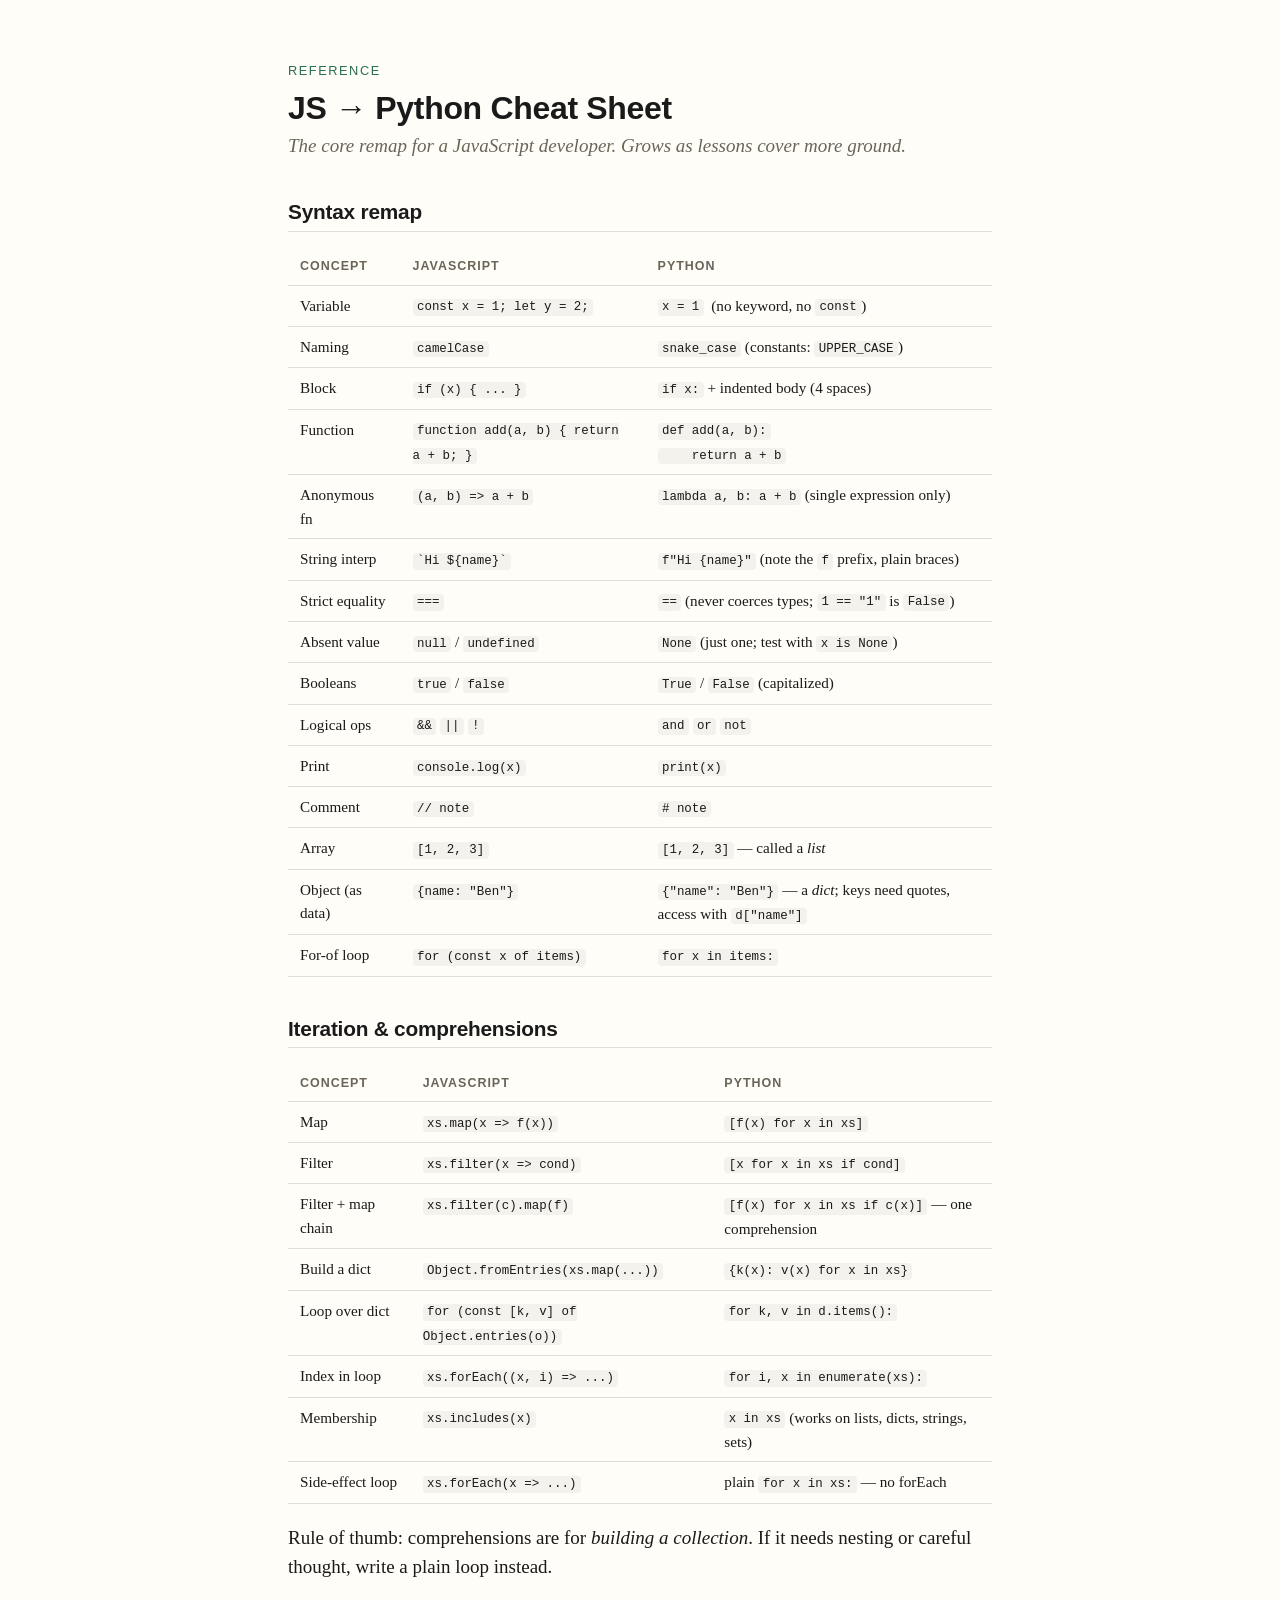
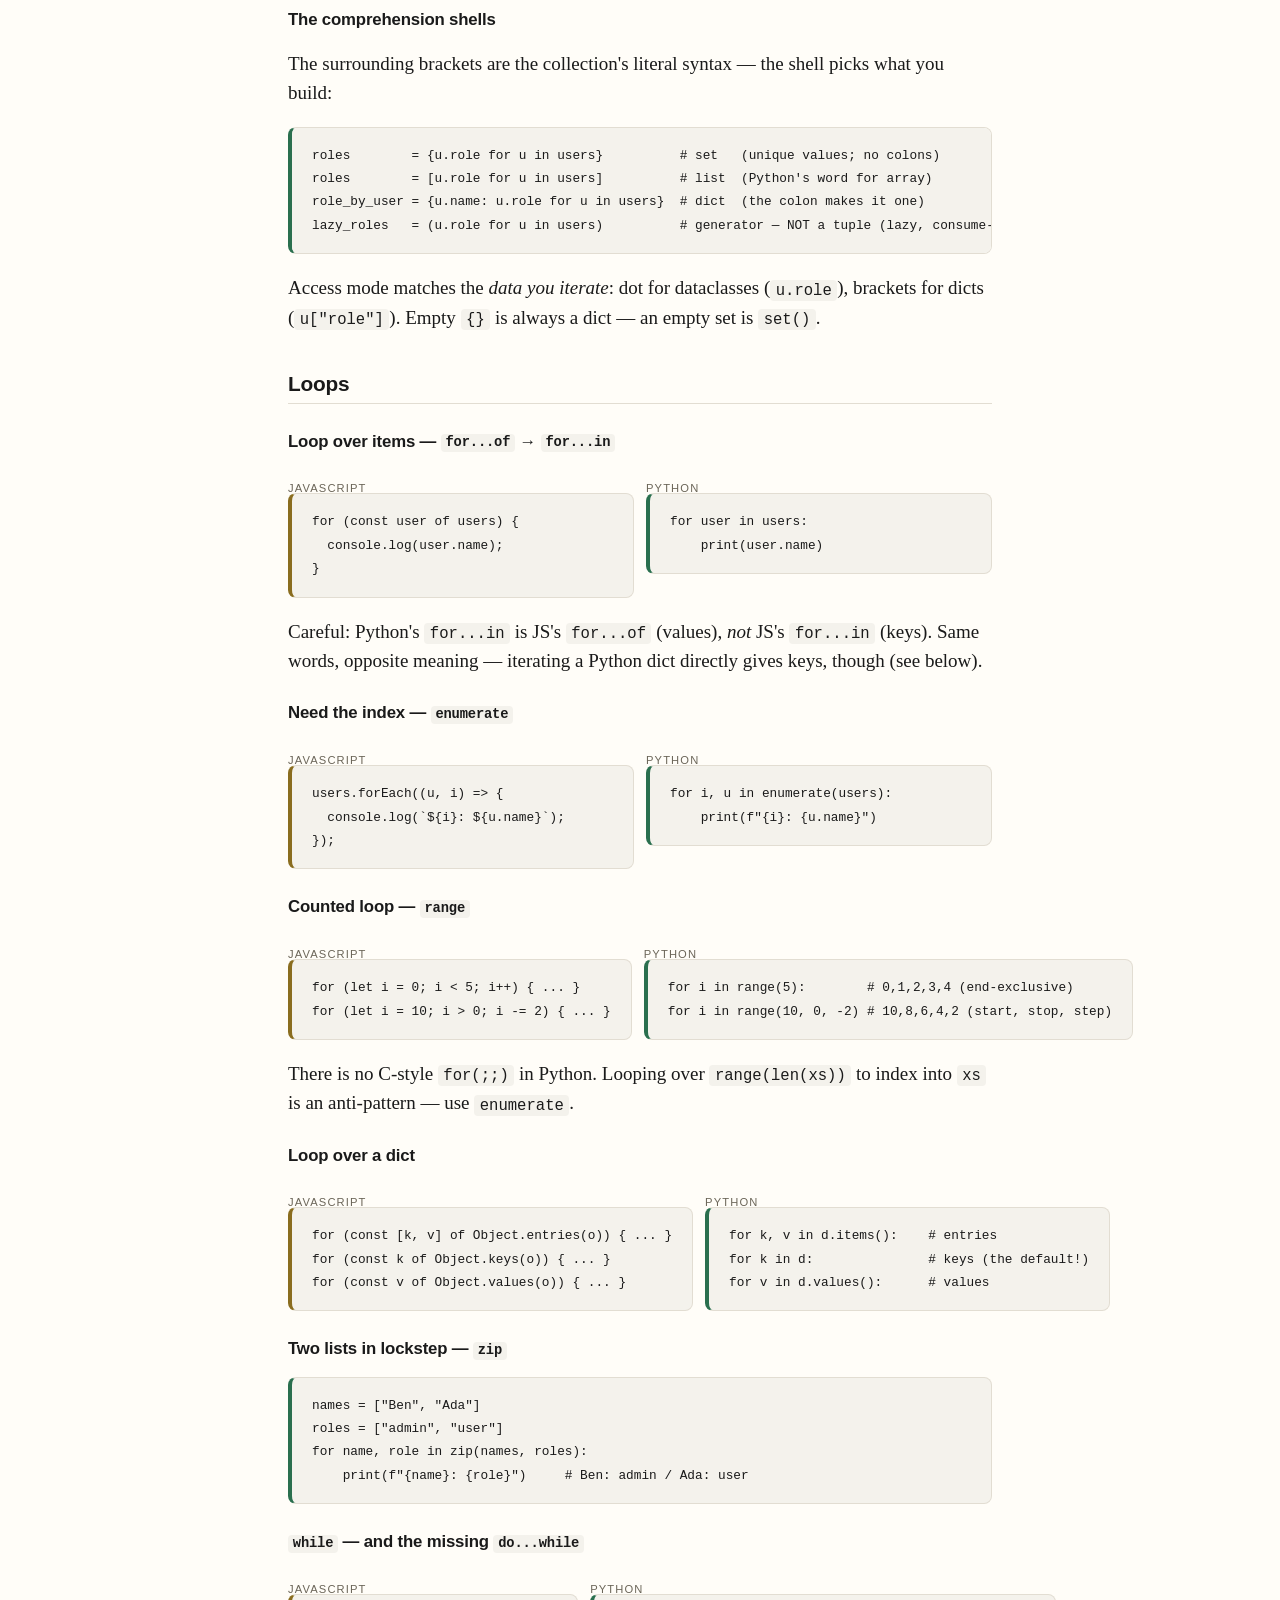
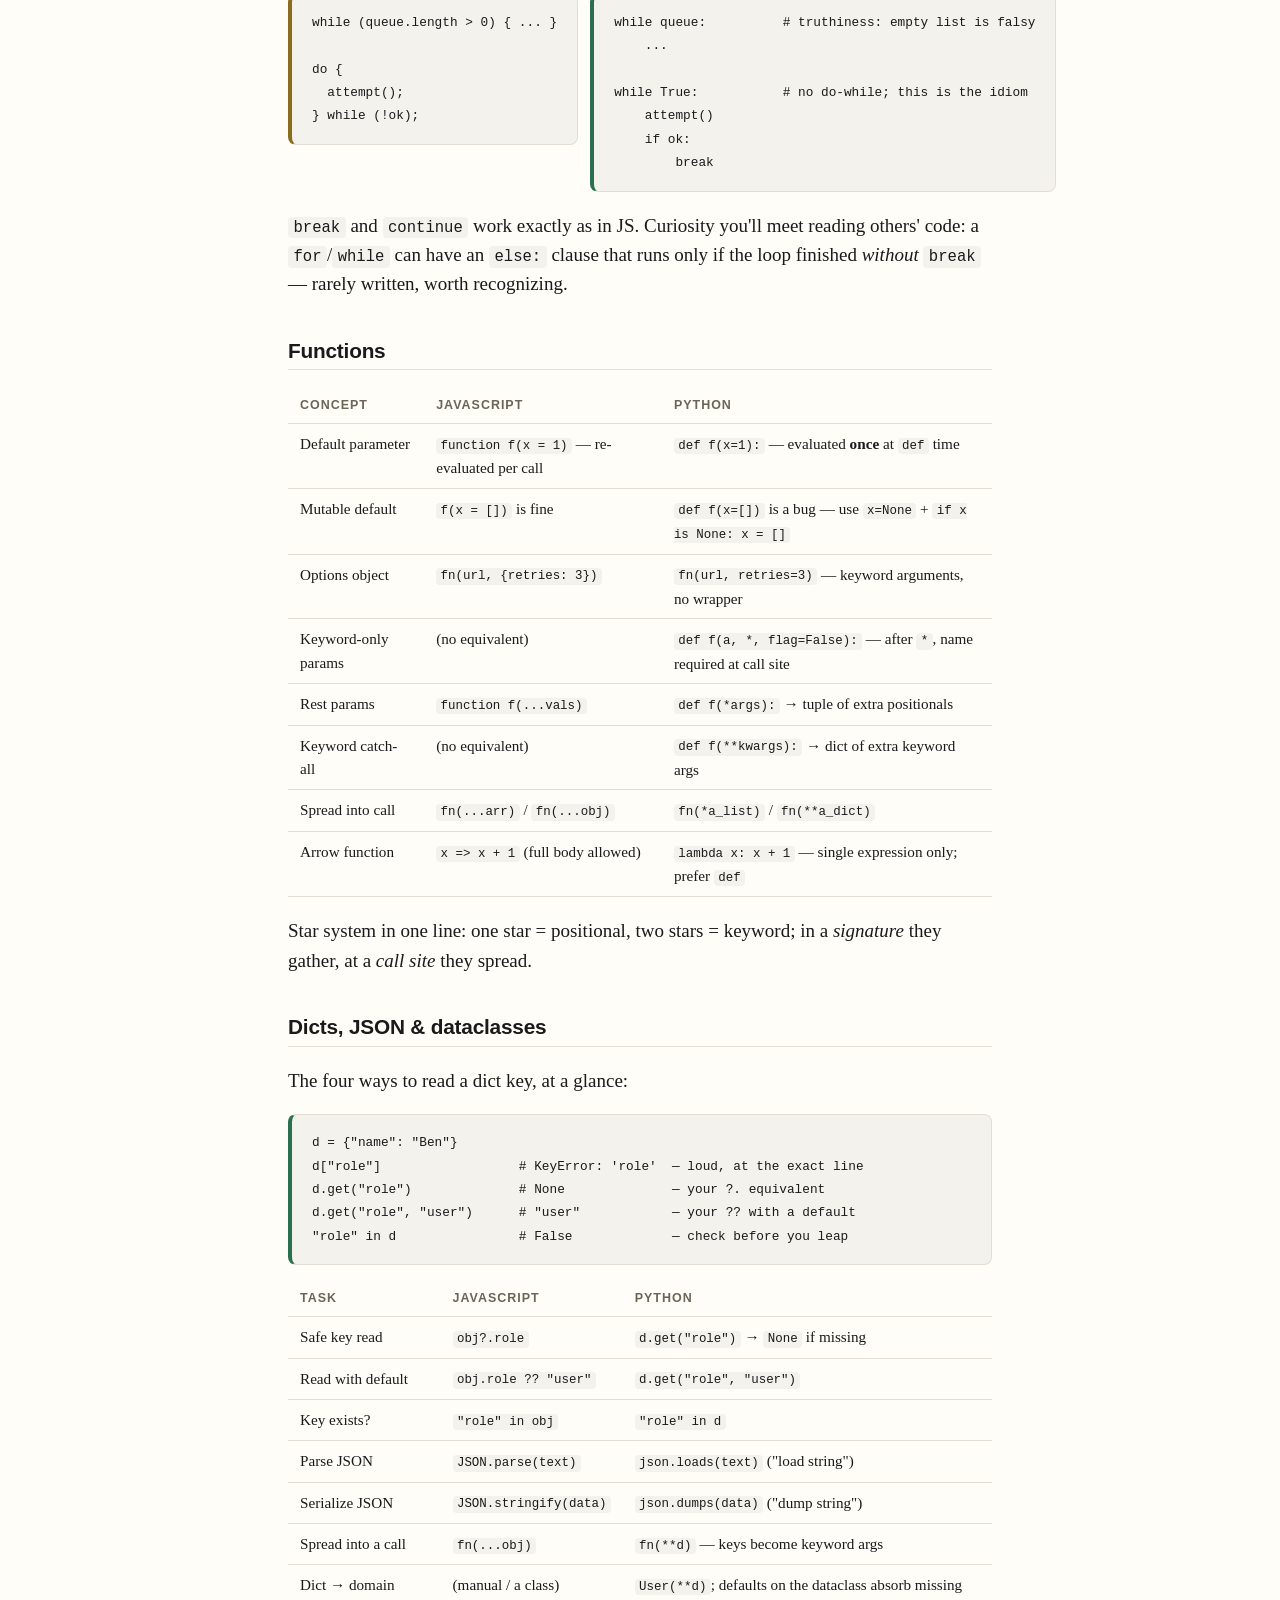
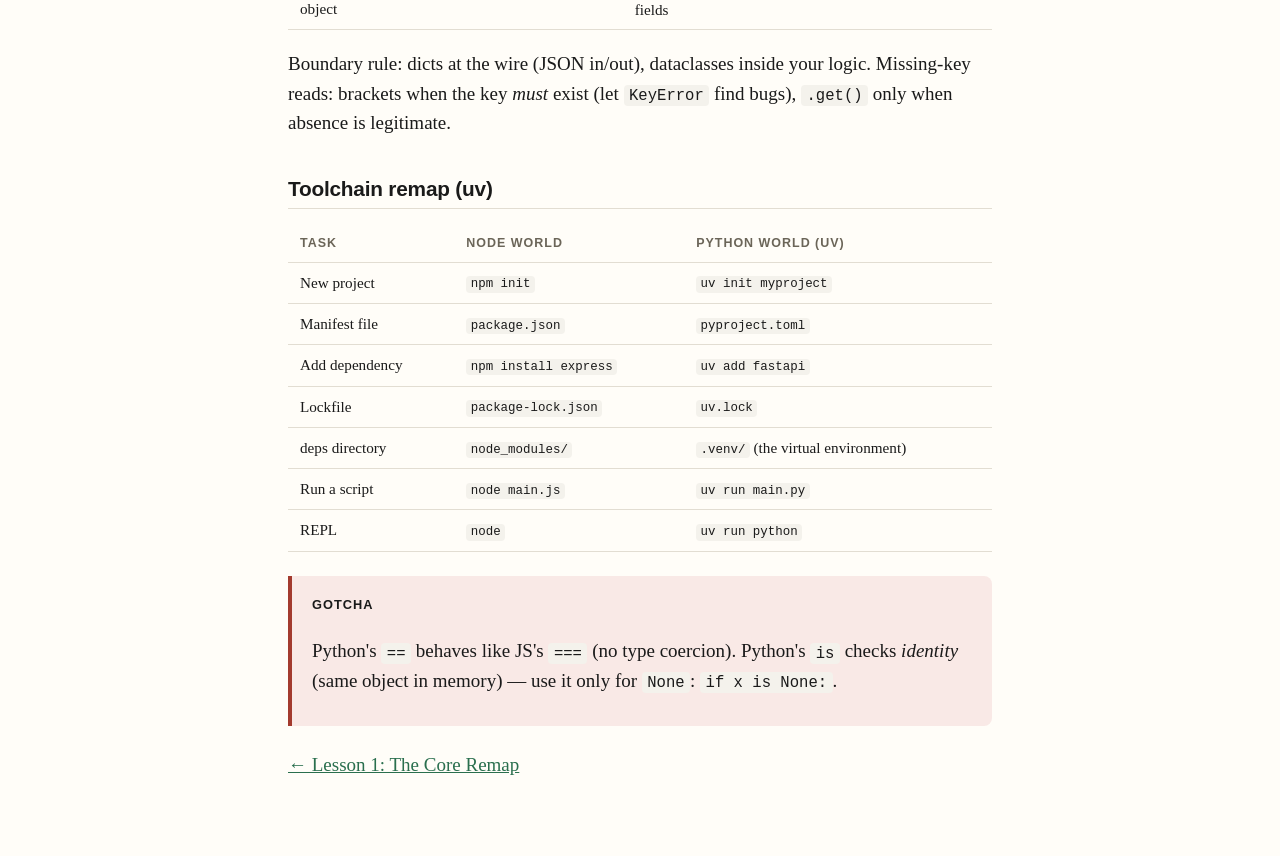
<file: reference/js-to-python.html>
<!DOCTYPE html>
<html lang="en">
<head>
<meta charset="utf-8">
<meta name="viewport" content="width=device-width, initial-scale=1">
<title>JS → Python Cheat Sheet</title>
<link rel="stylesheet" href="../assets/course.css">
</head>
<body>
<main>
  <p class="kicker">Reference</p>
  <h1>JS → Python Cheat Sheet</h1>
  <p class="subtitle">The core remap for a JavaScript developer. Grows as lessons cover more ground.</p>

  <h2>Syntax remap</h2>
  <table>
    <tr><th>Concept</th><th>JavaScript</th><th>Python</th></tr>
    <tr><td>Variable</td><td><code>const x = 1; let y = 2;</code></td><td><code>x = 1</code> &nbsp;(no keyword, no <code>const</code>)</td></tr>
    <tr><td>Naming</td><td><code>camelCase</code></td><td><code>snake_case</code> (constants: <code>UPPER_CASE</code>)</td></tr>
    <tr><td>Block</td><td><code>if (x) { ... }</code></td><td><code>if x:</code> + indented body (4 spaces)</td></tr>
    <tr><td>Function</td><td><code>function add(a, b) { return a + b; }</code></td><td><code>def add(a, b):</code><br><code>&nbsp;&nbsp;&nbsp;&nbsp;return a + b</code></td></tr>
    <tr><td>Anonymous fn</td><td><code>(a, b) =&gt; a + b</code></td><td><code>lambda a, b: a + b</code> (single expression only)</td></tr>
    <tr><td>String interp</td><td><code>`Hi ${name}`</code></td><td><code>f"Hi {name}"</code> (note the <code>f</code> prefix, plain braces)</td></tr>
    <tr><td>Strict equality</td><td><code>===</code></td><td><code>==</code> (never coerces types; <code>1 == "1"</code> is <code>False</code>)</td></tr>
    <tr><td>Absent value</td><td><code>null</code> / <code>undefined</code></td><td><code>None</code> (just one; test with <code>x is None</code>)</td></tr>
    <tr><td>Booleans</td><td><code>true</code> / <code>false</code></td><td><code>True</code> / <code>False</code> (capitalized)</td></tr>
    <tr><td>Logical ops</td><td><code>&amp;&amp;</code> <code>||</code> <code>!</code></td><td><code>and</code> <code>or</code> <code>not</code></td></tr>
    <tr><td>Print</td><td><code>console.log(x)</code></td><td><code>print(x)</code></td></tr>
    <tr><td>Comment</td><td><code>// note</code></td><td><code># note</code></td></tr>
    <tr><td>Array</td><td><code>[1, 2, 3]</code></td><td><code>[1, 2, 3]</code> — called a <em>list</em></td></tr>
    <tr><td>Object (as data)</td><td><code>{name: "Ben"}</code></td><td><code>{"name": "Ben"}</code> — a <em>dict</em>; keys need quotes, access with <code>d["name"]</code></td></tr>
    <tr><td>For-of loop</td><td><code>for (const x of items)</code></td><td><code>for x in items:</code></td></tr>
  </table>

  <h2>Iteration &amp; comprehensions</h2>
  <table>
    <tr><th>Concept</th><th>JavaScript</th><th>Python</th></tr>
    <tr><td>Map</td><td><code>xs.map(x =&gt; f(x))</code></td><td><code>[f(x) for x in xs]</code></td></tr>
    <tr><td>Filter</td><td><code>xs.filter(x =&gt; cond)</code></td><td><code>[x for x in xs if cond]</code></td></tr>
    <tr><td>Filter + map chain</td><td><code>xs.filter(c).map(f)</code></td><td><code>[f(x) for x in xs if c(x)]</code> — one comprehension</td></tr>
    <tr><td>Build a dict</td><td><code>Object.fromEntries(xs.map(...))</code></td><td><code>{k(x): v(x) for x in xs}</code></td></tr>
    <tr><td>Loop over dict</td><td><code>for (const [k, v] of Object.entries(o))</code></td><td><code>for k, v in d.items():</code></td></tr>
    <tr><td>Index in loop</td><td><code>xs.forEach((x, i) =&gt; ...)</code></td><td><code>for i, x in enumerate(xs):</code></td></tr>
    <tr><td>Membership</td><td><code>xs.includes(x)</code></td><td><code>x in xs</code> (works on lists, dicts, strings, sets)</td></tr>
    <tr><td>Side-effect loop</td><td><code>xs.forEach(x =&gt; ...)</code></td><td>plain <code>for x in xs:</code> — no forEach</td></tr>
  </table>
  <p>Rule of thumb: comprehensions are for <em>building a collection</em>. If it needs nesting or careful thought, write a plain loop instead.</p>

  <h3>The comprehension shells</h3>
  <p>The surrounding brackets are the collection's literal syntax — the shell picks what you build:</p>
  <pre class="lang-py"><code>roles        = {u.role for u in users}          # set   (unique values; no colons)
roles        = [u.role for u in users]          # list  (Python's word for array)
role_by_user = {u.name: u.role for u in users}  # dict  (the colon makes it one)
lazy_roles   = (u.role for u in users)          # generator — NOT a tuple (lazy, consume-once)</code></pre>
  <p>Access mode matches the <em>data you iterate</em>: dot for dataclasses (<code>u.role</code>), brackets for dicts (<code>u["role"]</code>). Empty <code>{}</code> is always a dict — an empty set is <code>set()</code>.</p>

  <h2>Loops</h2>

  <h3>Loop over items — <code>for...of</code> → <code>for...in</code></h3>
  <div class="compare">
    <div>
      <p class="lang-label">JavaScript</p>
      <pre class="lang-js"><code>for (const user of users) {
  console.log(user.name);
}</code></pre>
    </div>
    <div>
      <p class="lang-label">Python</p>
      <pre class="lang-py"><code>for user in users:
    print(user.name)</code></pre>
    </div>
  </div>
  <p>Careful: Python's <code>for...in</code> is JS's <code>for...of</code> (values), <em>not</em> JS's <code>for...in</code> (keys). Same words, opposite meaning — iterating a Python dict directly gives keys, though (see below).</p>

  <h3>Need the index — <code>enumerate</code></h3>
  <div class="compare">
    <div>
      <p class="lang-label">JavaScript</p>
      <pre class="lang-js"><code>users.forEach((u, i) => {
  console.log(`${i}: ${u.name}`);
});</code></pre>
    </div>
    <div>
      <p class="lang-label">Python</p>
      <pre class="lang-py"><code>for i, u in enumerate(users):
    print(f"{i}: {u.name}")</code></pre>
    </div>
  </div>

  <h3>Counted loop — <code>range</code></h3>
  <div class="compare">
    <div>
      <p class="lang-label">JavaScript</p>
      <pre class="lang-js"><code>for (let i = 0; i < 5; i++) { ... }
for (let i = 10; i > 0; i -= 2) { ... }</code></pre>
    </div>
    <div>
      <p class="lang-label">Python</p>
      <pre class="lang-py"><code>for i in range(5):        # 0,1,2,3,4 (end-exclusive)
for i in range(10, 0, -2) # 10,8,6,4,2 (start, stop, step)</code></pre>
    </div>
  </div>
  <p>There is no C-style <code>for(;;)</code> in Python. Looping over <code>range(len(xs))</code> to index into <code>xs</code> is an anti-pattern — use <code>enumerate</code>.</p>

  <h3>Loop over a dict</h3>
  <div class="compare">
    <div>
      <p class="lang-label">JavaScript</p>
      <pre class="lang-js"><code>for (const [k, v] of Object.entries(o)) { ... }
for (const k of Object.keys(o)) { ... }
for (const v of Object.values(o)) { ... }</code></pre>
    </div>
    <div>
      <p class="lang-label">Python</p>
      <pre class="lang-py"><code>for k, v in d.items():    # entries
for k in d:               # keys (the default!)
for v in d.values():      # values</code></pre>
    </div>
  </div>

  <h3>Two lists in lockstep — <code>zip</code></h3>
  <pre class="lang-py"><code>names = ["Ben", "Ada"]
roles = ["admin", "user"]
for name, role in zip(names, roles):
    print(f"{name}: {role}")     # Ben: admin / Ada: user</code></pre>

  <h3><code>while</code> — and the missing <code>do...while</code></h3>
  <div class="compare">
    <div>
      <p class="lang-label">JavaScript</p>
      <pre class="lang-js"><code>while (queue.length > 0) { ... }

do {
  attempt();
} while (!ok);</code></pre>
    </div>
    <div>
      <p class="lang-label">Python</p>
      <pre class="lang-py"><code>while queue:          # truthiness: empty list is falsy
    ...

while True:           # no do-while; this is the idiom
    attempt()
    if ok:
        break</code></pre>
    </div>
  </div>
  <p><code>break</code> and <code>continue</code> work exactly as in JS. Curiosity you'll meet reading others' code: a <code>for</code>/<code>while</code> can have an <code>else:</code> clause that runs only if the loop finished <em>without</em> <code>break</code> — rarely written, worth recognizing.</p>

  <h2>Functions</h2>
  <table>
    <tr><th>Concept</th><th>JavaScript</th><th>Python</th></tr>
    <tr><td>Default parameter</td><td><code>function f(x = 1)</code> — re-evaluated per call</td><td><code>def f(x=1):</code> — evaluated <strong>once</strong> at <code>def</code> time</td></tr>
    <tr><td>Mutable default</td><td><code>f(x = [])</code> is fine</td><td><code>def f(x=[])</code> is a bug — use <code>x=None</code> + <code>if x is None: x = []</code></td></tr>
    <tr><td>Options object</td><td><code>fn(url, {retries: 3})</code></td><td><code>fn(url, retries=3)</code> — keyword arguments, no wrapper</td></tr>
    <tr><td>Keyword-only params</td><td>(no equivalent)</td><td><code>def f(a, *, flag=False):</code> — after <code>*</code>, name required at call site</td></tr>
    <tr><td>Rest params</td><td><code>function f(...vals)</code></td><td><code>def f(*args):</code> → tuple of extra positionals</td></tr>
    <tr><td>Keyword catch-all</td><td>(no equivalent)</td><td><code>def f(**kwargs):</code> → dict of extra keyword args</td></tr>
    <tr><td>Spread into call</td><td><code>fn(...arr)</code> / <code>fn(...obj)</code></td><td><code>fn(*a_list)</code> / <code>fn(**a_dict)</code></td></tr>
    <tr><td>Arrow function</td><td><code>x =&gt; x + 1</code> (full body allowed)</td><td><code>lambda x: x + 1</code> — single expression only; prefer <code>def</code></td></tr>
  </table>
  <p>Star system in one line: one star = positional, two stars = keyword; in a <em>signature</em> they gather, at a <em>call site</em> they spread.</p>

  <h2>Dicts, JSON &amp; dataclasses</h2>
  <p>The four ways to read a dict key, at a glance:</p>
  <pre class="lang-py"><code>d = {"name": "Ben"}
d["role"]                  # KeyError: 'role'  — loud, at the exact line
d.get("role")              # None              — your ?. equivalent
d.get("role", "user")      # "user"            — your ?? with a default
"role" in d                # False             — check before you leap</code></pre>
  <table>
    <tr><th>Task</th><th>JavaScript</th><th>Python</th></tr>
    <tr><td>Safe key read</td><td><code>obj?.role</code></td><td><code>d.get("role")</code> → <code>None</code> if missing</td></tr>
    <tr><td>Read with default</td><td><code>obj.role ?? "user"</code></td><td><code>d.get("role", "user")</code></td></tr>
    <tr><td>Key exists?</td><td><code>"role" in obj</code></td><td><code>"role" in d</code></td></tr>
    <tr><td>Parse JSON</td><td><code>JSON.parse(text)</code></td><td><code>json.loads(text)</code> ("load string")</td></tr>
    <tr><td>Serialize JSON</td><td><code>JSON.stringify(data)</code></td><td><code>json.dumps(data)</code> ("dump string")</td></tr>
    <tr><td>Spread into a call</td><td><code>fn(...obj)</code></td><td><code>fn(**d)</code> — keys become keyword args</td></tr>
    <tr><td>Dict → domain object</td><td>(manual / a class)</td><td><code>User(**d)</code>; defaults on the dataclass absorb missing fields</td></tr>
  </table>
  <p>Boundary rule: dicts at the wire (JSON in/out), dataclasses inside your logic. Missing-key reads: brackets when the key <em>must</em> exist (let <code>KeyError</code> find bugs), <code>.get()</code> only when absence is legitimate.</p>

  <h2>Toolchain remap (uv)</h2>
  <table>
    <tr><th>Task</th><th>Node world</th><th>Python world (uv)</th></tr>
    <tr><td>New project</td><td><code>npm init</code></td><td><code>uv init myproject</code></td></tr>
    <tr><td>Manifest file</td><td><code>package.json</code></td><td><code>pyproject.toml</code></td></tr>
    <tr><td>Add dependency</td><td><code>npm install express</code></td><td><code>uv add fastapi</code></td></tr>
    <tr><td>Lockfile</td><td><code>package-lock.json</code></td><td><code>uv.lock</code></td></tr>
    <tr><td>deps directory</td><td><code>node_modules/</code></td><td><code>.venv/</code> (the virtual environment)</td></tr>
    <tr><td>Run a script</td><td><code>node main.js</code></td><td><code>uv run main.py</code></td></tr>
    <tr><td>REPL</td><td><code>node</code></td><td><code>uv run python</code></td></tr>
  </table>

  <div class="callout gotcha">
    <span class="label">Gotcha</span>
    <p>Python's <code>==</code> behaves like JS's <code>===</code> (no type coercion). Python's <code>is</code> checks <em>identity</em> (same object in memory) — use it only for <code>None</code>: <code>if x is None:</code>.</p>
  </div>

  <p><a href="../lessons/0001-js-to-python-core-remap.html">← Lesson 1: The Core Remap</a></p>
</main>
</body>
</html>
</file>
<file: assets/course.css>
/* Shared stylesheet for all lessons and reference docs in this workspace. */

:root {
  --bg: #fffdf8;
  --ink: #1a1a1a;
  --muted: #6b6558;
  --accent: #2a6f4e;      /* python-forest green */
  --accent-soft: #e8f2ec;
  --js: #8a6d1f;          /* js-amber, for the "in JavaScript" column */
  --js-soft: #faf3dd;
  --rule: #e2ddd2;
  --code-bg: #f4f2ec;
  --danger: #a33a2e;
  --danger-soft: #f9e9e6;
}

* { box-sizing: border-box; }

body {
  background: var(--bg);
  color: var(--ink);
  font-family: Charter, Georgia, "Times New Roman", serif;
  font-size: 19px;
  line-height: 1.55;
  margin: 0;
  padding: 0 1.5rem;
}

main {
  max-width: 44rem;
  margin: 0 auto;
  padding: 3rem 0 6rem;
}

h1, h2, h3 {
  font-family: "Avenir Next", Avenir, "Helvetica Neue", sans-serif;
  line-height: 1.2;
  letter-spacing: -0.01em;
}

h1 { font-size: 2rem; margin: 0 0 0.25rem; }
h2 { font-size: 1.3rem; margin-top: 2.5rem; border-bottom: 1px solid var(--rule); padding-bottom: 0.35rem; }
h3 { font-size: 1.05rem; margin-top: 1.75rem; }

.kicker {
  font-family: "Avenir Next", Avenir, "Helvetica Neue", sans-serif;
  font-size: 0.8rem;
  text-transform: uppercase;
  letter-spacing: 0.12em;
  color: var(--accent);
  margin-bottom: 0.5rem;
}

.subtitle { color: var(--muted); font-style: italic; margin-top: 0; }

a { color: var(--accent); }
a:hover { text-decoration-thickness: 2px; }

code, pre {
  font-family: "SF Mono", ui-monospace, Menlo, Consolas, monospace;
  font-size: 0.82em;
}

code { background: var(--code-bg); padding: 0.1em 0.35em; border-radius: 4px; }

pre {
  background: var(--code-bg);
  border: 1px solid var(--rule);
  border-radius: 8px;
  padding: 1rem 1.25rem;
  overflow-x: auto;
  line-height: 1.5;
}
pre code { background: none; padding: 0; }

pre.lang-js { border-left: 4px solid var(--js); }
pre.lang-py { border-left: 4px solid var(--accent); }

.lang-label {
  font-family: "Avenir Next", Avenir, sans-serif;
  font-size: 0.7rem;
  text-transform: uppercase;
  letter-spacing: 0.1em;
  color: var(--muted);
  margin-bottom: -0.5rem;
}

/* Side-by-side JS/Python comparison */
.compare {
  display: grid;
  grid-template-columns: 1fr 1fr;
  gap: 0.75rem;
  margin: 1rem 0;
}
.compare pre { margin: 0.25rem 0 0; }
@media (max-width: 700px) { .compare { grid-template-columns: 1fr; } }

/* Callouts */
.callout {
  border-left: 4px solid var(--accent);
  background: var(--accent-soft);
  border-radius: 0 8px 8px 0;
  padding: 0.75rem 1.25rem;
  margin: 1.5rem 0;
}
.callout.gotcha { border-color: var(--danger); background: var(--danger-soft); }
.callout .label {
  font-family: "Avenir Next", Avenir, sans-serif;
  font-weight: 600;
  font-size: 0.8rem;
  text-transform: uppercase;
  letter-spacing: 0.08em;
}

/* Tables */
table { border-collapse: collapse; width: 100%; margin: 1rem 0; font-size: 0.95rem; }
th, td { text-align: left; padding: 0.5rem 0.75rem; border-bottom: 1px solid var(--rule); vertical-align: top; }
th {
  font-family: "Avenir Next", Avenir, sans-serif;
  font-size: 0.78rem;
  text-transform: uppercase;
  letter-spacing: 0.08em;
  color: var(--muted);
}

/* Quiz component (used with quiz.js) */
.quiz { margin: 2rem 0; }
.quiz-q {
  border: 1px solid var(--rule);
  border-radius: 10px;
  padding: 1rem 1.25rem 1.25rem;
  margin: 1rem 0;
  background: #fff;
}
.quiz-q p.prompt { margin-top: 0; font-weight: 600; }
.quiz-q button.option {
  display: block;
  width: 100%;
  text-align: left;
  font: inherit;
  font-size: 0.95rem;
  background: var(--code-bg);
  border: 1px solid var(--rule);
  border-radius: 8px;
  padding: 0.6rem 0.9rem;
  margin: 0.4rem 0;
  cursor: pointer;
}
.quiz-q button.option:hover { border-color: var(--accent); }
.quiz-q button.option.correct { background: var(--accent-soft); border-color: var(--accent); }
.quiz-q button.option.wrong { background: var(--danger-soft); border-color: var(--danger); }
.quiz-q button.option:disabled { cursor: default; opacity: 0.85; }
.quiz-q .feedback { font-size: 0.9rem; margin: 0.5rem 0 0; min-height: 1.3em; }
.quiz-q .feedback.ok { color: var(--accent); }
.quiz-q .feedback.no { color: var(--danger); }

/* Footer nav / teacher reminder */
.teacher-note {
  margin-top: 3.5rem;
  border-top: 1px solid var(--rule);
  padding-top: 1.25rem;
  font-size: 0.9rem;
  color: var(--muted);
}
.lesson-nav { display: flex; justify-content: space-between; margin-top: 2rem; font-size: 0.9rem; }
</file>
